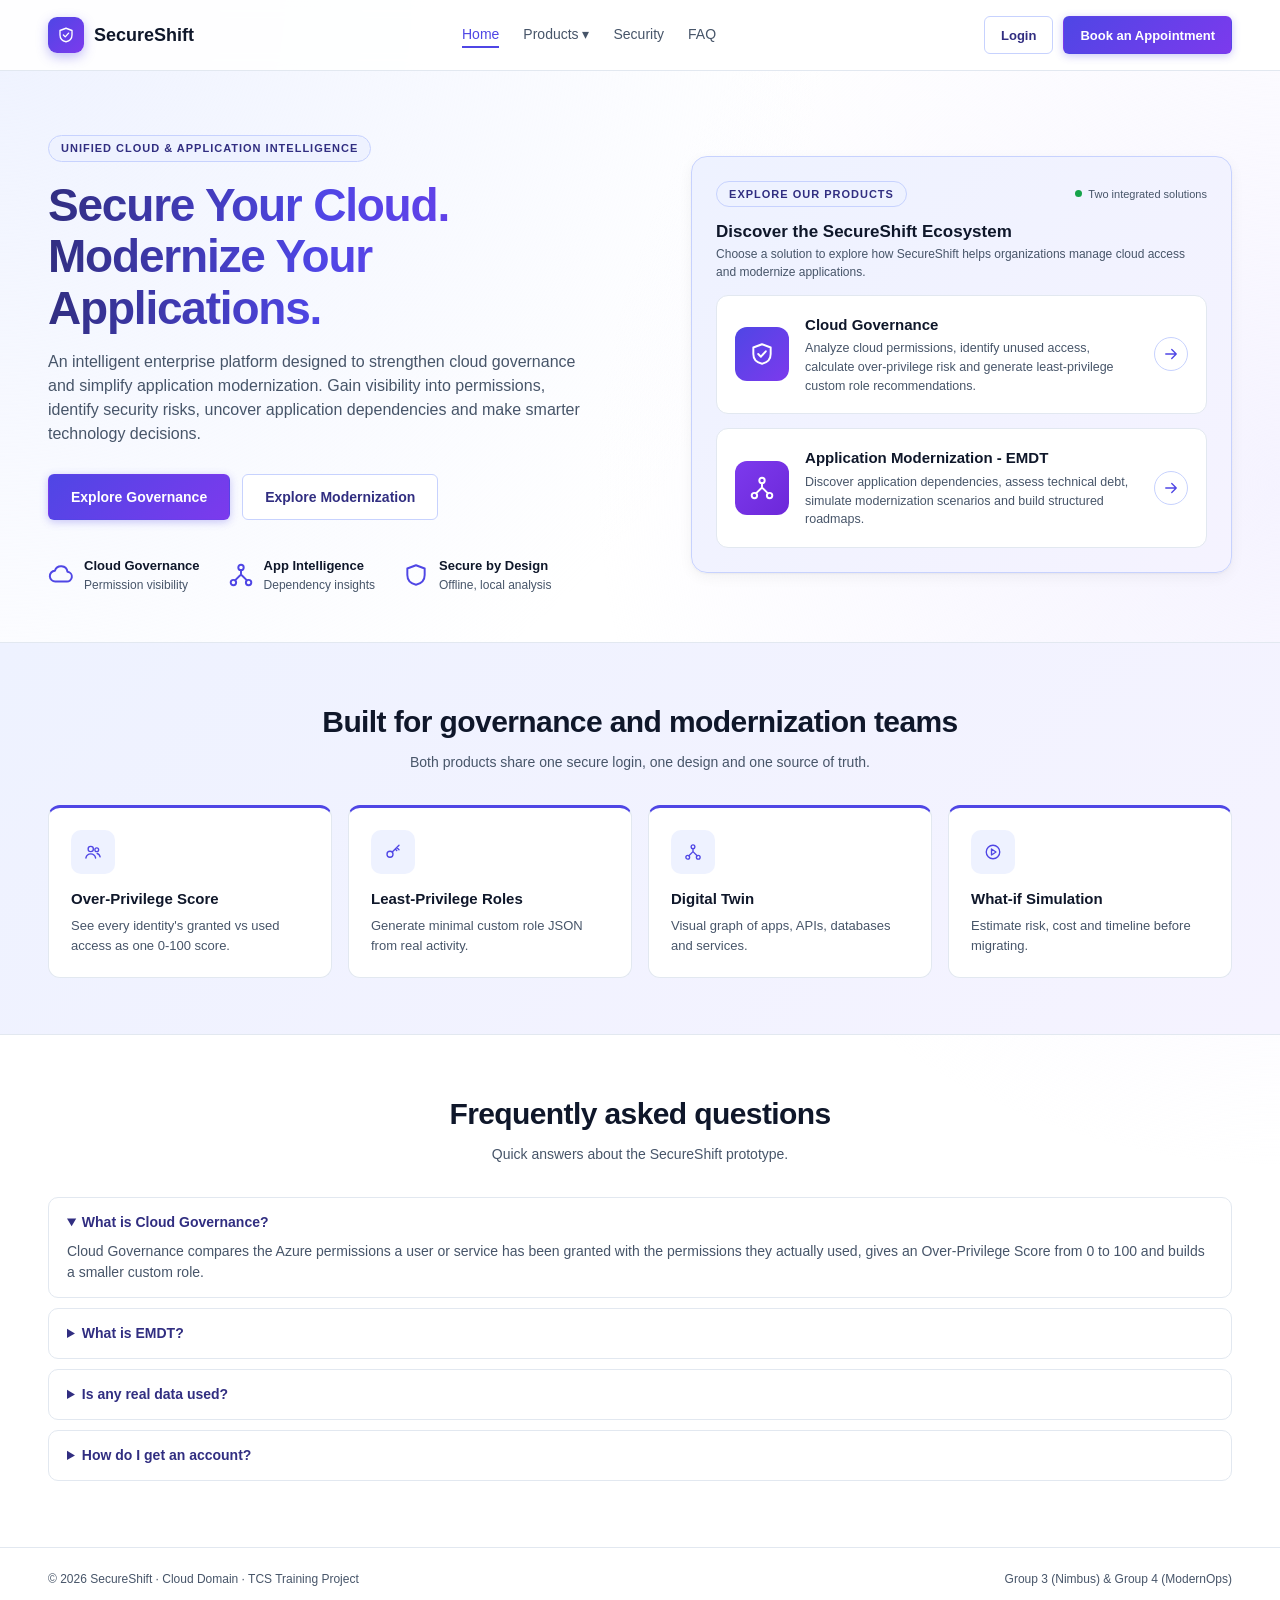
<file: index.html>
<!DOCTYPE html>
<html lang="en">
<head>
  <meta charset="UTF-8">
  <meta name="viewport" content="width=device-width, initial-scale=1.0">
  <title>SecureShift - Secure Your Cloud. Modernize Your Applications.</title>
  <link rel="stylesheet" href="css/base.css">
  <link rel="stylesheet" href="css/landing.css">
</head>
<body data-root="">
<div class="public">

  <!-- Top navigation -->
  <header class="pub-nav">
    <a class="brand-sm" href="index.html"><span class="brand-mark" id="logo-mark"></span>SecureShift</a>
    <nav class="pub-links">
      <a href="#home" class="active">Home</a>
      <div class="dd" id="products-dd">
        <button id="products-btn" aria-haspopup="true">Products &#9662;</button>
        <div class="dd-menu">
          <a href="login.html">Cloud Governance</a>
          <a href="login.html">Application Modernization - EMDT</a>
        </div>
      </div>
      <a href="#security">Security</a>
      <a href="#faq">FAQ</a>
    </nav>
    <div class="row">
      <a class="btn btn-outline" href="login.html" id="nav-login">Login</a>
      <button class="btn" id="btn-appointment">Book an Appointment</button>
    </div>
  </header>

  <!-- Hero -->
  <section class="hero" id="home">
    <div>
      <span class="eyebrow">Unified Cloud &amp; Application Intelligence</span>
      <h1>Secure Your Cloud.<br>Modernize Your Applications.</h1>
      <p class="lead">An intelligent enterprise platform designed to strengthen cloud governance and simplify application
        modernization. Gain visibility into permissions, identify security risks, uncover application dependencies and
        make smarter technology decisions.</p>
      <div class="hero-cta">
        <a class="btn" href="login.html" id="cta-governance">Explore Governance</a>
        <a class="btn btn-outline" href="login.html" id="cta-modernization">Explore Modernization</a>
      </div>
      <div class="trust" id="trust"></div>
    </div>

    <div class="eco">
      <div class="eco-head"><span class="eyebrow">Explore our products</span><span class="live">Two integrated solutions</span></div>
      <h2 style="margin-top:12px">Discover the SecureShift Ecosystem</h2>
      <p class="muted small">Choose a solution to explore how SecureShift helps organizations manage cloud access and modernize applications.</p>

      <a class="product-card" href="login.html" id="card-custom-role">
        <span class="pc-icon" data-icon="shieldCheck"></span>
        <div><h3>Cloud Governance</h3>
          <p>Analyze cloud permissions, identify unused access, calculate over-privilege risk and generate least-privilege custom role recommendations.</p></div>
        <span class="go" data-icon="arrowRight"></span>
      </a>
      <a class="product-card" href="login.html" id="card-emdt">
        <span class="pc-icon" data-icon="network"></span>
        <div><h3>Application Modernization - EMDT</h3>
          <p>Discover application dependencies, assess technical debt, simulate modernization scenarios and build structured roadmaps.</p></div>
        <span class="go" data-icon="arrowRight"></span>
      </a>
    </div>
  </section>

  <!-- Features -->
  <section class="band" id="security">
    <div class="section">
      <h2 class="big">Built for governance and modernization teams</h2>
      <p class="sub">Both products share one secure login, one design and one source of truth.</p>
      <div class="grid g-4" id="features"></div>
    </div>
  </section>

  <!-- FAQ -->
  <section class="section faq" id="faq">
    <h2 class="big">Frequently asked questions</h2>
    <p class="sub">Quick answers about the SecureShift prototype.</p>
    <details open><summary>What is Cloud Governance?</summary><p>Cloud Governance compares the Azure permissions a user or service has been granted with the permissions they actually used, gives an Over-Privilege Score from 0 to 100 and builds a smaller custom role.</p></details>
    <details><summary>What is EMDT?</summary><p>EMDT (Enterprise Modernization Digital Twin) models applications, APIs, databases and their links, so teams can simulate a modernization before spending money.</p></details>
    <details><summary>Is any real data used?</summary><p>No. Sprint 1 is a front-end prototype. All data is hardcoded sample data.</p></details>
    <details><summary>How do I get an account?</summary><p>Accounts are created by the SecureShift Super Admin. The Super Admin gives you your login details directly, and after login you land on the dashboard for your role.</p></details>
  </section>

  <footer class="pub-footer">
    <span>© 2026 SecureShift · Cloud Domain · TCS Training Project</span>
    <span>Group 3 (Nimbus) &amp; Group 4 (ModernOps)</span>
  </footer>
</div>

<script src="js/common/core.js"></script>
<script src="js/common/ui.js"></script>
<script src="js/pages/landing.js"></script>
</body>
</html>
</file>
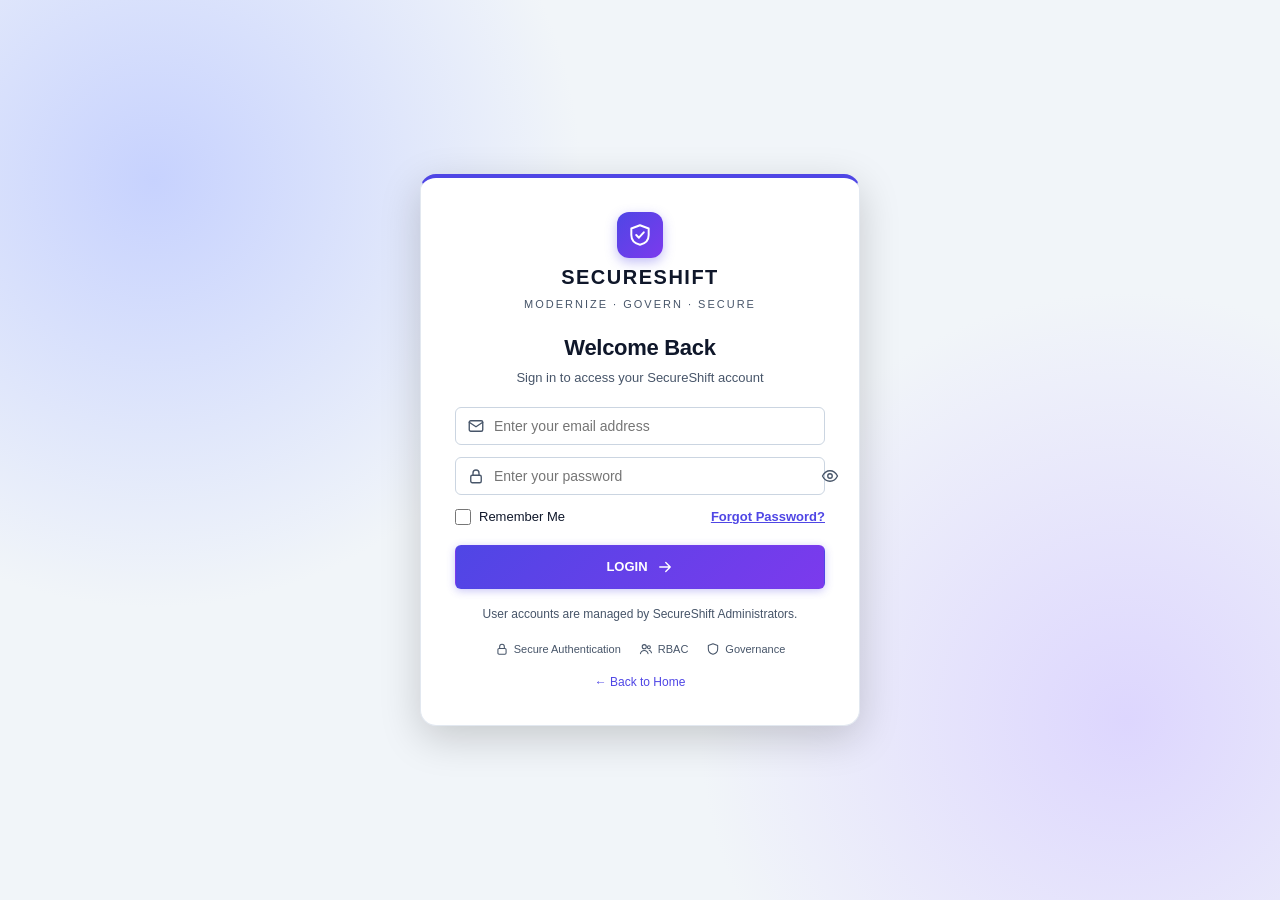
<file: login.html>
<!DOCTYPE html>
<html lang="en">
<head>
  <meta charset="UTF-8">
  <meta name="viewport" content="width=device-width, initial-scale=1.0">
  <title>Login - SecureShift</title>
  <link rel="stylesheet" href="css/base.css">
  <link rel="stylesheet" href="css/landing.css">
</head>
<body data-root="">
<div class="public">
  <div class="auth-wrap">
    <div class="auth-card">
      <div class="auth-logo">
        <span class="brand-mark" id="logo-mark"></span>
        <b>SECURESHIFT</b>
        <span>Modernize · Govern · Secure</span>
      </div>

      <h1>Welcome Back</h1>
      <p class="sub">Sign in to access your SecureShift account</p>

      <div id="login-alert"></div>

      <form id="login-form" novalidate>
        <div class="field">
          <div class="input-icon">
            <span id="ic-mail"></span>
            <input class="input" type="email" id="email" placeholder="Enter your email address" autocomplete="username">
          </div>
        </div>
        <div class="field" style="margin-top:12px">
          <div class="input-icon" style="position:relative">
            <span id="ic-lock"></span>
            <input class="input" type="password" id="password" placeholder="Enter your password" autocomplete="current-password" style="padding-right:40px">
            <button type="button" class="pw-toggle" id="pw-toggle" aria-label="Show password"></button>
          </div>
        </div>
        <div class="auth-row">
          <label class="check"><input type="checkbox" id="remember"> Remember Me</label>
          <button type="button" class="link-btn" id="forgot">Forgot Password?</button>
        </div>
        <button class="btn btn-block" type="submit" id="btn-login" style="height:44px">LOGIN <span id="ic-arrow"></span></button>
      </form>

      <p class="center small muted mt">User accounts are managed by SecureShift Administrators.</p>
      <div class="auth-foot" id="auth-foot"></div>
      <p class="center small mt"><a href="index.html" id="back-home">&larr; Back to Home</a></p>
    </div>
  </div>
</div>

<script src="js/common/core.js"></script>
<script src="js/common/ui.js"></script>
<script src="js/data/users.js"></script>
<script src="js/pages/login.js"></script>
</body>
</html>
</file>
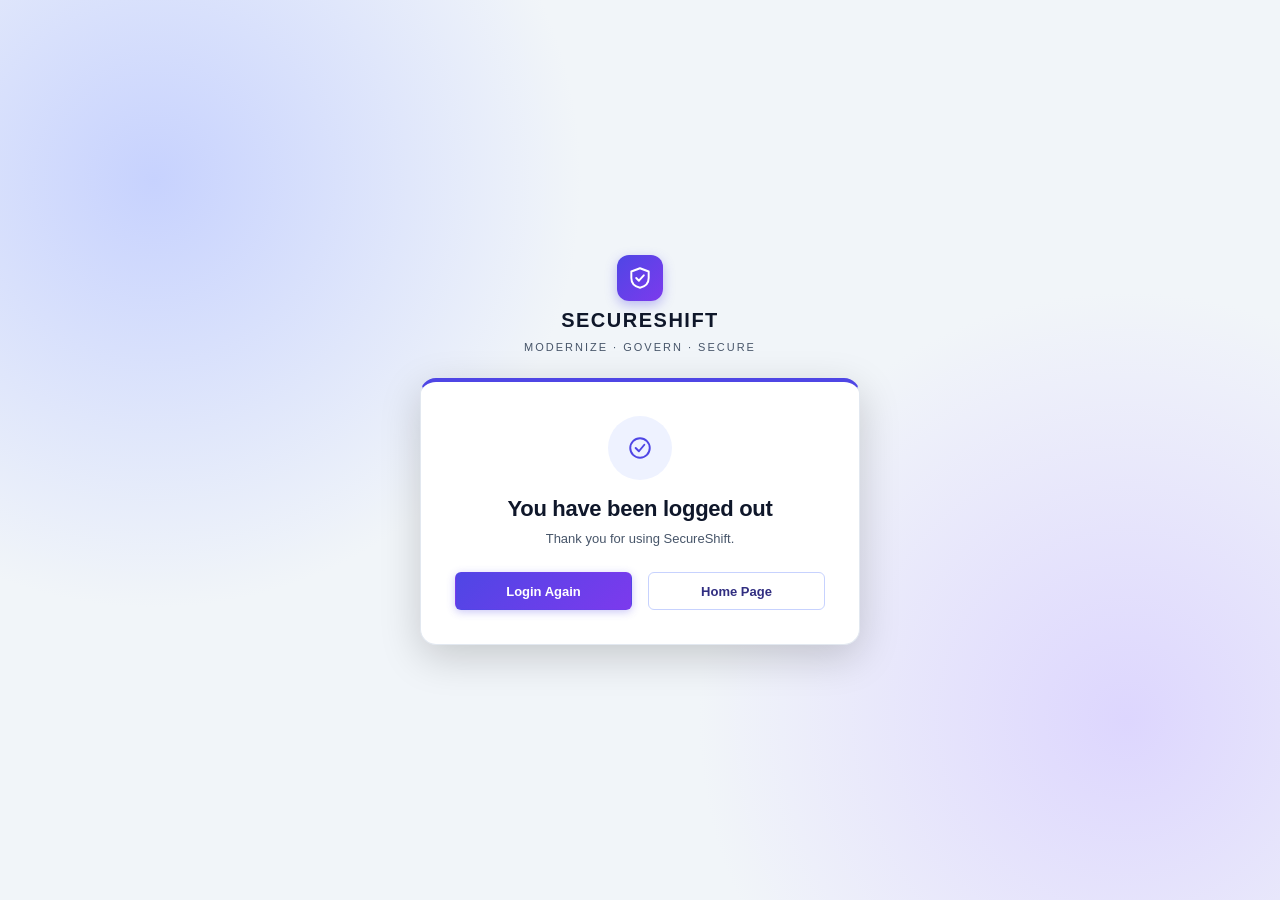
<file: logout.html>
<!DOCTYPE html>
<html lang="en">
<head>
  <meta charset="UTF-8">
  <meta name="viewport" content="width=device-width, initial-scale=1.0">
  <title>Logout - SecureShift</title>
  <link rel="stylesheet" href="css/base.css">
  <link rel="stylesheet" href="css/landing.css">
</head>
<body data-root="">
<div class="public">
  <div class="auth-wrap">
    <div style="width:100%;max-width:440px">
      <div class="auth-logo" style="margin-bottom:22px">
        <span class="brand-mark" id="logo-mark"></span>
        <b>SECURESHIFT</b>
        <span>Modernize · Govern · Secure</span>
      </div>

      <!-- Step 1: confirm -->
      <div class="auth-card center" id="confirm-box">
        <div class="modal-icon" id="ic-logout" style="width:64px;height:64px"></div>
        <h1>Confirm Logout</h1>
        <p class="sub" id="who">Are you sure you want to logout from your SecureShift account?</p>
        <p class="small muted">Your current session will be securely terminated and you will be redirected to the login page.</p>
        <div class="grid g-2 mt-lg">
          <button class="btn" id="btn-logout">Logout</button>
          <button class="btn btn-outline" id="btn-cancel">Cancel</button>
        </div>
      </div>

      <!-- Step 2: done -->
      <div class="auth-card center hidden" id="done-box">
        <div class="modal-icon" id="ic-done" style="width:64px;height:64px"></div>
        <h1>You have been logged out</h1>
        <p class="sub">Thank you for using SecureShift.</p>
        <div class="grid g-2 mt-lg">
          <a class="btn" href="login.html" id="btn-login-again">Login Again</a>
          <a class="btn btn-outline" href="index.html" id="btn-home">Home Page</a>
        </div>
      </div>
    </div>
  </div>
</div>

<script src="js/common/core.js"></script>
<script src="js/pages/logout.js"></script>
</body>
</html>
</file>
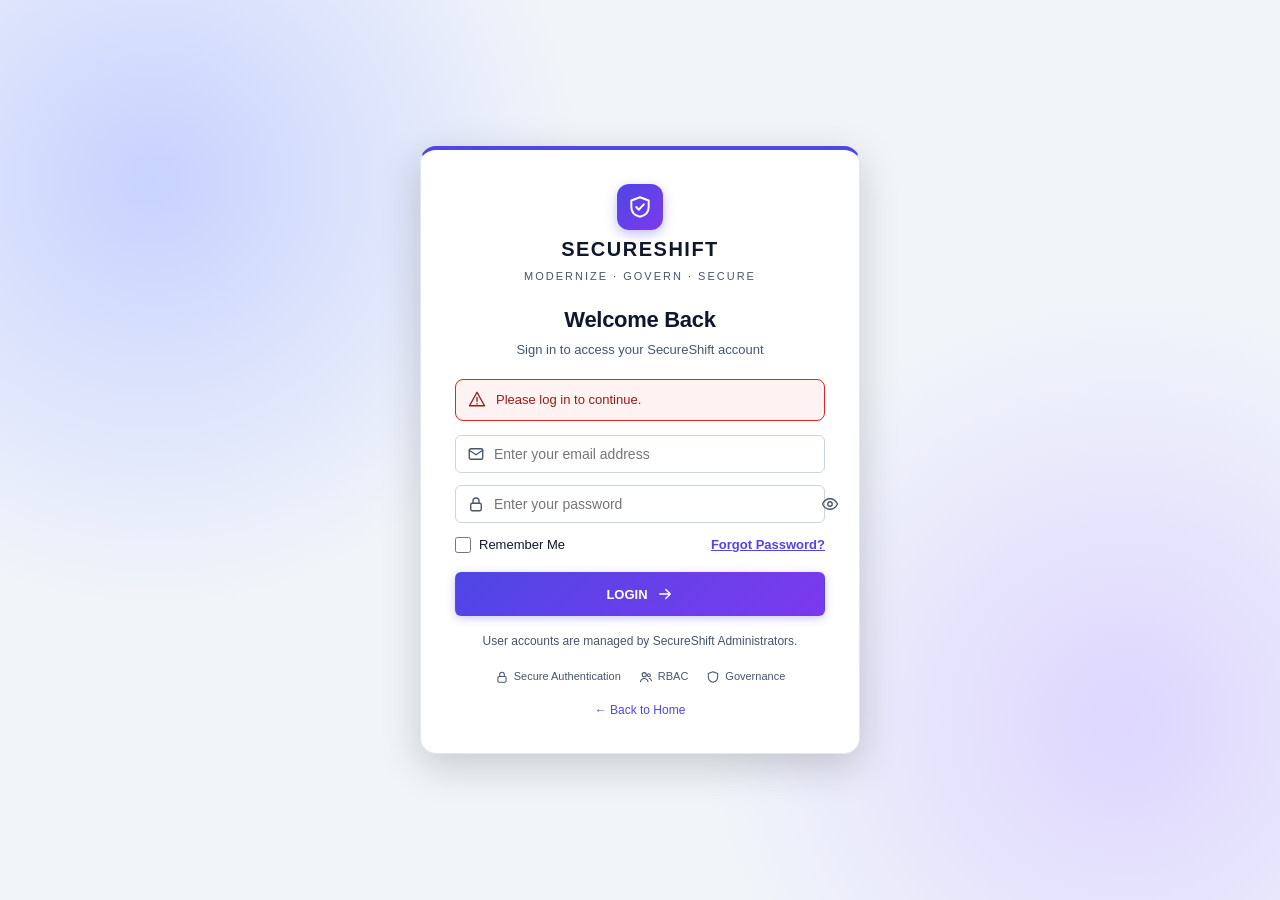
<file: profile.html>
<!DOCTYPE html>
<html lang="en">
<head>
  <meta charset="UTF-8">
  <meta name="viewport" content="width=device-width, initial-scale=1.0">
  <title>Profile &amp; Settings - SecureShift</title>
  <link rel="stylesheet" href="css/base.css">
  <link rel="stylesheet" href="css/layout.css">
</head>
<body data-root="" data-product="any" data-page="profile">

<main id="page" hidden>
  <div class="page-head">
    <div>
      <div class="crumbs"><a href="#" id="crumb-home">Home</a> / Profile</div>
      <h1>Profile &amp; Settings</h1>
      <p id="profile-sub">Manage your account details and password.</p>
    </div>
  </div>

  <div class="grid g-1-2">
    <div class="card center">
      <div class="avatar" id="p-avatar" style="width:84px;height:84px;font-size:28px;margin:6px auto 12px;border-width:2px"></div>
      <h2 id="p-name"></h2>
      <p class="muted" id="p-email"></p>
      <div class="mt"><span class="badge badge-solid" id="p-role"></span></div>
      <dl class="kv mt-lg" style="text-align:left">
        <dt>Product</dt><dd id="p-product"></dd>
        <dt>User ID</dt><dd id="p-id"></dd>
        <dt>Logged in at</dt><dd id="p-login"></dd>
      </dl>
    </div>

    <div class="card">
      <div class="tabs" role="tablist">
        <button data-tab="details" class="active">Profile Details</button>
        <button data-tab="password">Change Password</button>
        <button data-tab="notifications" data-gov-only>Notifications</button>
        <button data-tab="activity" data-gov-only>Activity</button>
      </div>

      <!-- Details -->
      <section data-panel="details">
        <form id="form-details" class="form-grid" novalidate>
          <div class="field"><label>Full Name <span class="req">*</span></label><input class="input" id="d-name"></div>
          <div class="field"><label>Email</label><input class="input" id="d-email" disabled></div>
          <div class="field"><label>Phone <span class="req">*</span></label><input class="input" id="d-phone" placeholder="10 digit number"></div>
          <div class="field"><label>Department <span class="req">*</span></label><input class="input" id="d-dept" maxlength="150"></div>
          <div class="full row" style="justify-content:flex-end"><button class="btn" type="submit" id="btn-save-details">Save Changes</button></div>
        </form>
      </section>

      <!-- Password -->
      <section data-panel="password" class="hidden">
        <form id="form-password" class="form-grid" novalidate>
          <div class="field full"><label>Current Password <span class="req">*</span></label><input class="input" type="password" id="pw-current"></div>
          <div class="field"><label>New Password <span class="req">*</span></label><input class="input" type="password" id="pw-new"></div>
          <div class="field"><label>Confirm New Password <span class="req">*</span></label><input class="input" type="password" id="pw-confirm"></div>
          <p class="full small muted">Minimum 8 characters with an uppercase letter, a lowercase letter, a number and a special character.</p>
          <div class="full row" style="justify-content:flex-end"><button class="btn" type="submit" id="btn-change-pw">Update Password</button></div>
        </form>
      </section>

      <!-- Notifications -->
      <section data-panel="notifications" class="hidden">
        <div id="notif-settings" style="display:flex;flex-direction:column;gap:14px"></div>
        <div class="row mt-lg" style="justify-content:flex-end"><button class="btn" id="btn-save-notif">Save Preferences</button></div>
      </section>

      <!-- Activity -->
      <section data-panel="activity" class="hidden">
        <div id="activity-table"></div>
      </section>
    </div>
  </div>
</main>

<script src="js/common/core.js"></script>
<script src="js/common/ui.js"></script>
<script src="js/data/users.js"></script>
<script src="js/data/governance-data.js"></script>
<script src="js/data/emdt-data.js"></script>
<script src="js/data/emdt-calc.js"></script>
<script src="js/common/shell.js"></script>
<script src="js/pages/profile.js"></script>
</body>
</html>
</file>
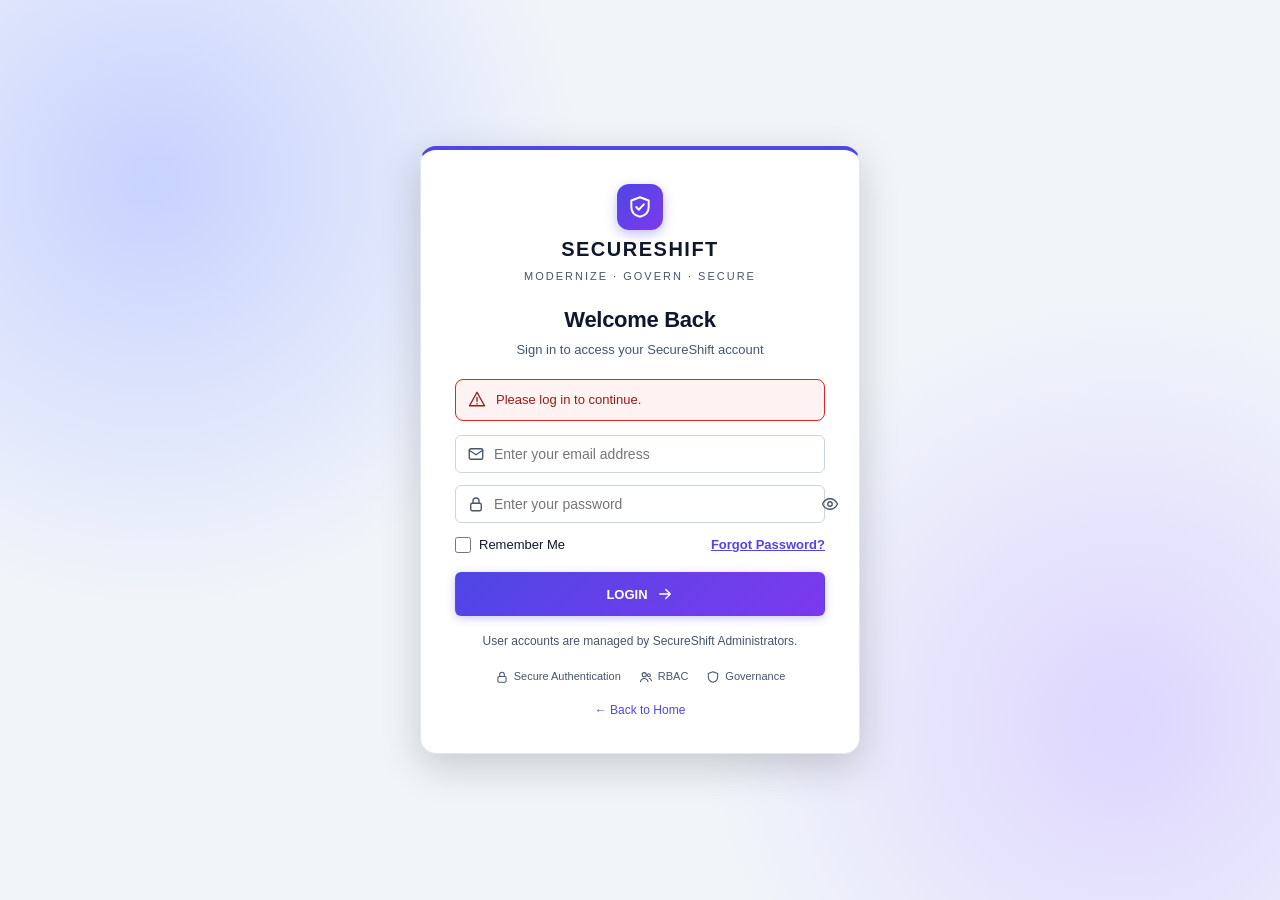
<file: governance/analysis.html>
<!DOCTYPE html>
<html lang="en">
<head>
  <meta charset="UTF-8">
  <meta name="viewport" content="width=device-width, initial-scale=1.0">
  <title>Analysis Wizard - Governance - SecureShift</title>
  <link rel="stylesheet" href="../css/base.css">
  <link rel="stylesheet" href="../css/layout.css">
  <link rel="stylesheet" href="css/governance.css">
</head>
<body data-root="../" data-product="governance" data-page="analysis">

<main id="page" hidden>
  <div class="page-head">
    <div>
      <h1>Access Analysis Wizard</h1>
      <p>Analyse granted vs used permissions in 4 streamlined stages.</p>
    </div>
    <div class="page-actions"><button class="btn btn-outline" id="btn-previous">View Previous Analyses</button></div>
  </div>

  <div class="stepper" id="stepper">
    <div class="step" data-step="1"><span class="dot">1</span><span class="label">Upload Inputs</span></div>
    <div class="step" data-step="2"><span class="dot">2</span><span class="label">Validate Data</span></div>
    <div class="step" data-step="3"><span class="dot">3</span><span class="label">Run Analysis</span></div>
    <div class="step" data-step="4"><span class="dot">4</span><span class="label">Results</span></div>
  </div>

  <!-- STEP 1 -->
  <section class="card" data-panel="1">
    <h2>Step 1: Upload Input Files</h2>
    <p class="muted small">Upload the required JSON files to begin the access analysis.</p>
    <div class="grid g-3 mt" id="uploads"></div>
    <div class="block-grey mt">
      <div class="row-between wrap"><b class="row"><span data-i="clock"></span>Analysis Period</b><span class="small muted" id="period-summary"></span></div>
      <div class="grid g-4 mt">
        <div class="field"><label>Company</label><select class="select" id="company"></select></div>
        <div class="field"><label>Period</label>
          <select class="select" id="period"><option value="30">Last 30 days</option><option value="60">Last 60 days</option><option value="90" selected>Last 90 days</option><option value="custom">Custom range</option></select></div>
        <div class="field"><label>From <span class="req">*</span></label><input class="input" type="date" id="p-from"></div>
        <div class="field"><label>To <span class="req">*</span></label><input class="input" type="date" id="p-to"></div>
      </div>
      <p class="small muted mt">Only Activity Log events inside this fixed period are analysed. Allowed length: 7 to 180 days, ending today or earlier.</p>
    </div>
    <p class="small muted mt row" style="gap:6px"><span data-i="lock"></span>All files are processed locally. No data leaves this machine.</p>
    <div class="row-between mt-lg">
      <button class="btn btn-outline" id="btn-cancel-1">Cancel</button>
      <button class="btn" id="btn-next-1" disabled>Next: Validate Data &rarr;</button>
    </div>
  </section>

  <!-- STEP 2 -->
  <section class="card hidden" data-panel="2">
    <h2>Step 2: Validate Data</h2>
    <p class="muted small">We check that every file has the right structure before analysing.</p>
    <div class="checks mt" id="checks"></div>
    <div class="row-between mt-lg">
      <button class="btn btn-outline" id="btn-back-2">&larr; Back</button>
      <button class="btn" id="btn-next-2" disabled>Next: Run Analysis &rarr;</button>
    </div>
  </section>

  <!-- STEP 3 -->
  <section class="card hidden" data-panel="3">
    <h2>Step 3: Run Analysis</h2>
    <p class="muted small">Comparing granted permissions with observed Activity Log events.</p>
    <div class="progress mt-lg"><div class="progress-fill" id="progress-fill"></div></div>
    <div class="row-between small mt"><span id="progress-text">Starting...</span><b id="progress-pct">0%</b></div>
    <div class="checks mt" id="stages"></div>
  </section>

  <!-- STEP 4 -->
  <section class="card hidden center" data-panel="4" style="padding:36px">
    <div class="modal-icon" data-i="checkCircle" style="width:64px;height:64px"></div>
    <h1 style="font-size:22px">Analysis Complete!</h1>
    <p class="muted">Your results are ready for review.</p>
    <div class="summary-box mt-lg">
      <dl class="kv">
        <dt>Analysis ID</dt><dd id="r-id"></dd>
        <dt>Completed</dt><dd id="r-date"></dd>
        <dt>Company</dt><dd id="r-company"></dd>
        <dt>Analysis Period</dt><dd id="r-period"></dd>
        <dt>Status</dt><dd><span class="badge badge-solid">Complete</span></dd>
      </dl>
      <dl class="kv">
        <dt>Identities Analysed</dt><dd id="r-ids"></dd>
        <dt>Average Score</dt><dd id="r-avg"></dd>
        <dt>High-Risk Unused</dt><dd id="r-risk"></dd>
        <dt>Roles Generated</dt><dd id="r-roles"></dd>
      </dl>
    </div>
    <div class="row mt-lg" style="justify-content:center">
      <a class="btn" href="identities.html" id="btn-view-identities"><span data-i="search"></span>View Identities</a>
      <a class="btn btn-outline" href="dashboard.html" id="btn-return"><span data-i="home"></span>Return to Dashboard</a>
      <button class="btn btn-outline" id="btn-again"><span data-i="refresh"></span>Run Another</button>
    </div>
  </section>
</main>

<script src="../js/common/core.js"></script>
<script src="../js/common/ui.js"></script>
<script src="../js/data/users.js"></script>
<script src="../js/data/governance-data.js"></script>
<script src="../js/common/shell.js"></script>
<script src="js/analysis.js"></script>
</body>
</html>
</file>
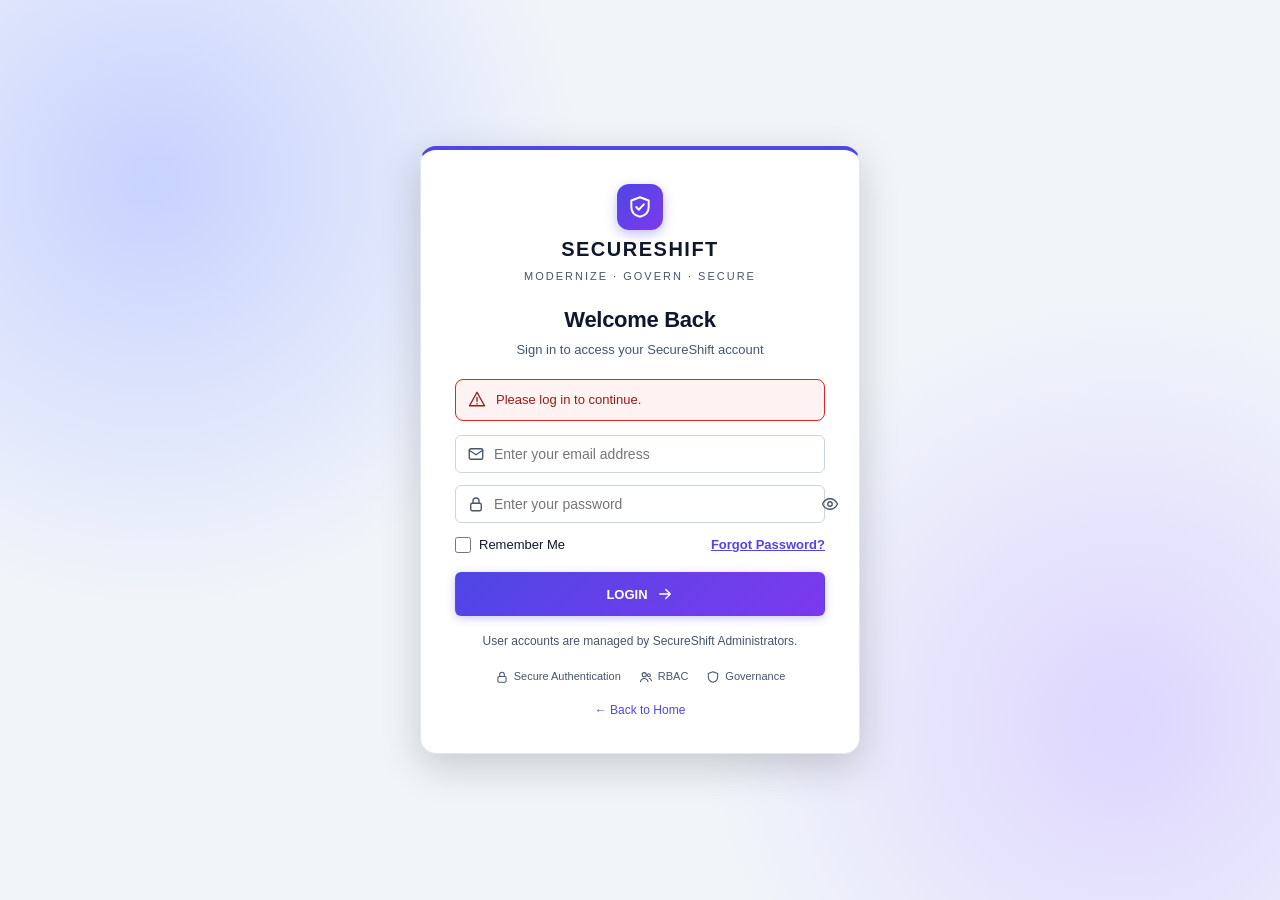
<file: governance/companies.html>
<!DOCTYPE html>
<html lang="en">
<head>
  <meta charset="UTF-8">
  <meta name="viewport" content="width=device-width, initial-scale=1.0">
  <title>Companies - Governance - SecureShift</title>
  <link rel="stylesheet" href="../css/base.css">
  <link rel="stylesheet" href="../css/layout.css">
  <link rel="stylesheet" href="css/governance.css">
</head>
<body data-root="../" data-product="governance" data-page="companies">

<main id="page" hidden>
  <div class="page-head">
    <div>
      <h1>Companies</h1>
      <p id="c-sub">Companies analysed in this workspace</p>
    </div>
    <div class="page-actions"><button class="btn" id="btn-add"><span data-i="plus"></span>Add Company Data</button></div>
  </div>

  <div class="card">
    <div class="filters">
      <div class="field grow"><label>Search</label>
        <div class="input-icon"><span data-i="search"></span><input class="input" id="f-search" placeholder="Search company"></div></div>
      <div class="field"><label>Risk Level</label><select class="select" id="f-risk"><option value="">All</option><option>HIGH</option><option>MEDIUM</option><option>LOW</option></select></div>
    </div>
    <div id="c-table"></div>
  </div>
</main>

<script src="../js/common/core.js"></script>
<script src="../js/common/ui.js"></script>
<script src="../js/data/users.js"></script>
<script src="../js/data/governance-data.js"></script>
<script src="../js/common/shell.js"></script>
<script src="js/companies.js"></script>
</body>
</html>
</file>
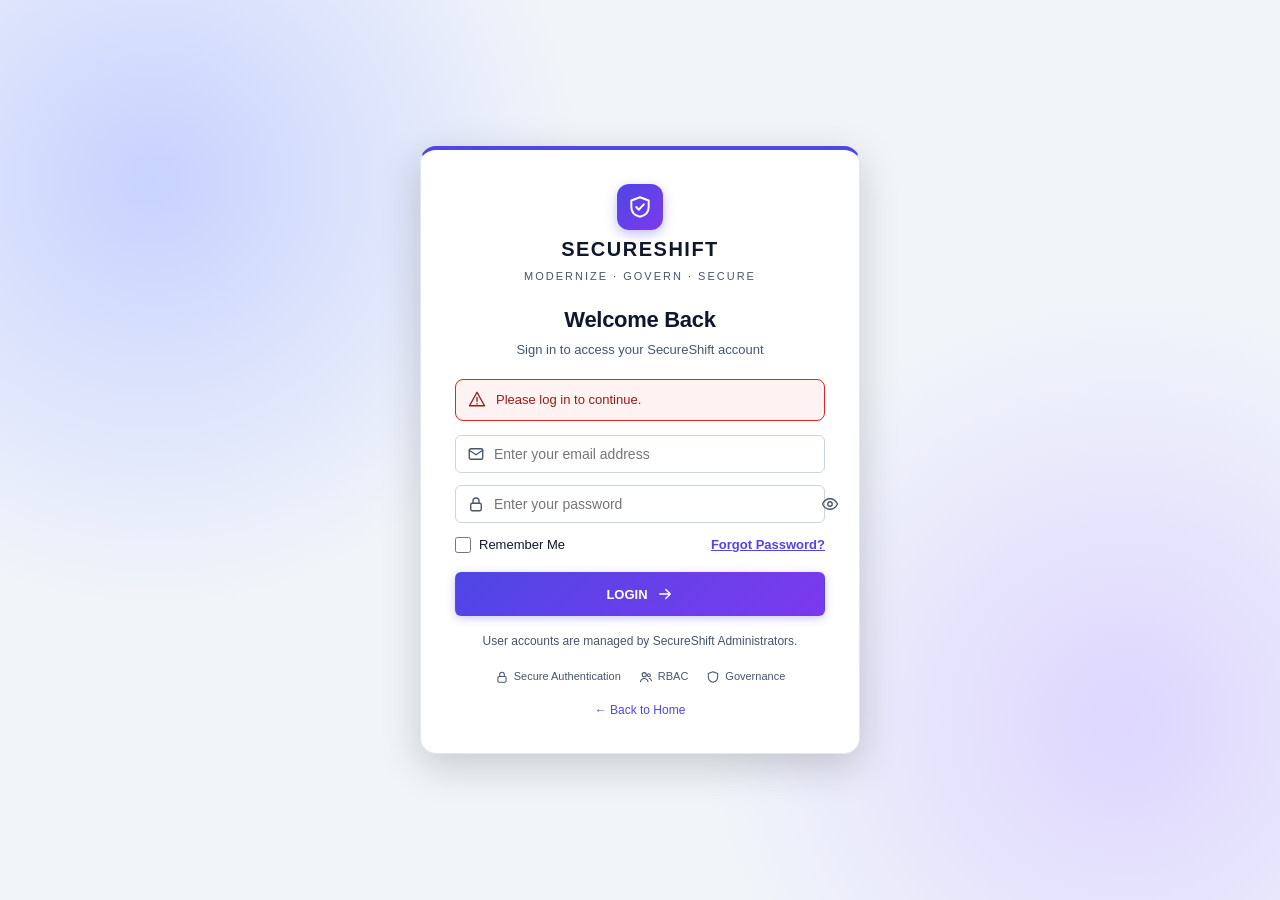
<file: governance/dashboard.html>
<!DOCTYPE html>
<html lang="en">
<head>
  <meta charset="UTF-8">
  <meta name="viewport" content="width=device-width, initial-scale=1.0">
  <title>Dashboard - Governance - SecureShift</title>
  <link rel="stylesheet" href="../css/base.css">
  <link rel="stylesheet" href="../css/layout.css">
</head>
<body data-root="../" data-product="governance" data-page="dashboard">

<main id="page" hidden>
  <div class="page-head">
    <div>
      <h1 id="welcome">Welcome back</h1>
      <p>Overview of your identities, over-privilege scores and pending reviews</p>
    </div>
    <div class="page-actions">
      <a class="btn" href="analysis.html" id="btn-new-analysis"><span data-i="wand"></span>Start New Analysis</a>
    </div>
  </div>

  <div class="card row" style="gap:14px" id="status-card">
    <span data-i="checkCircle" class="ic-lg"></span>
    <div style="flex:1"><b id="status-title"></b><div class="muted small" id="status-sub"></div></div>
    <a class="btn btn-outline btn-sm" href="reports.html" id="btn-status-report">View Report</a>
  </div>

  <div class="grid g-4 mt">
    <div class="card stat"><div class="stat-icon" data-i="users"></div><div>
      <div class="stat-label">Total Identities</div><div class="stat-value" id="k-total">128</div>
      <div class="stat-foot"><a href="identities.html" id="lnk-identities">View identities &rarr;</a></div></div></div>
    <div class="card stat"><div class="stat-icon" data-i="target"></div><div>
      <div class="stat-label">Average Over-Privilege Score</div><div class="stat-value" id="k-avg">54</div>
      <div class="stat-foot">Across all identities</div></div></div>
    <div class="card stat"><div class="stat-icon" data-i="alert"></div><div>
      <div class="stat-label">High-Risk Unused Permissions</div><div class="stat-value" id="k-risk">37</div>
      <div class="stat-foot"><a href="findings.html" id="lnk-findings">View findings &rarr;</a></div></div></div>
    <div class="card stat"><div class="stat-icon" data-i="key"></div><div>
      <div class="stat-label">Roles Pending Review</div><div class="stat-value" id="k-pending-roles">4</div>
      <div class="stat-foot"><a href="roles.html" id="lnk-roles">Review roles &rarr;</a></div></div></div>
  </div>

  <div class="grid g-2-1 mt">
    <div class="card">
      <div class="card-head">
        <div><h2>Average Over-Privilege Score Trend</h2><div class="card-sub">Lower is better. Goal: below 40</div></div>
        <select class="select" id="trend-range" style="width:160px">
          <option value="6">Last 6 Months</option>
          <option value="12">Last 12 Months</option>
        </select>
      </div>
      <div id="trend-chart"></div>
    </div>
    <div class="card">
      <div class="card-head"><h2>Risk Distribution</h2></div>
      <div id="risk-donut"></div>
      <div class="mt" style="border-top:1px solid var(--line-soft);padding-top:14px">
        <div class="row-between small"><span class="muted">Analysis period</span><b id="k-period"></b></div>
        <a class="btn btn-outline btn-block mt" href="roles.html" id="btn-review-roles">Review Generated Roles</a>
      </div>
    </div>
  </div>

  <div class="card mt">
    <div class="card-head">
      <h2>Top Over-Privileged Identities</h2>
      <a class="btn btn-outline btn-sm" href="identities.html" id="btn-all-identities">View All</a>
    </div>
    <div id="top-table"></div>
  </div>
</main>

<script src="../js/common/core.js"></script>
<script src="../js/common/ui.js"></script>
<script src="../js/data/users.js"></script>
<script src="../js/data/governance-data.js"></script>
<script src="../js/common/shell.js"></script>
<script src="js/dashboard.js"></script>
</body>
</html>
</file>
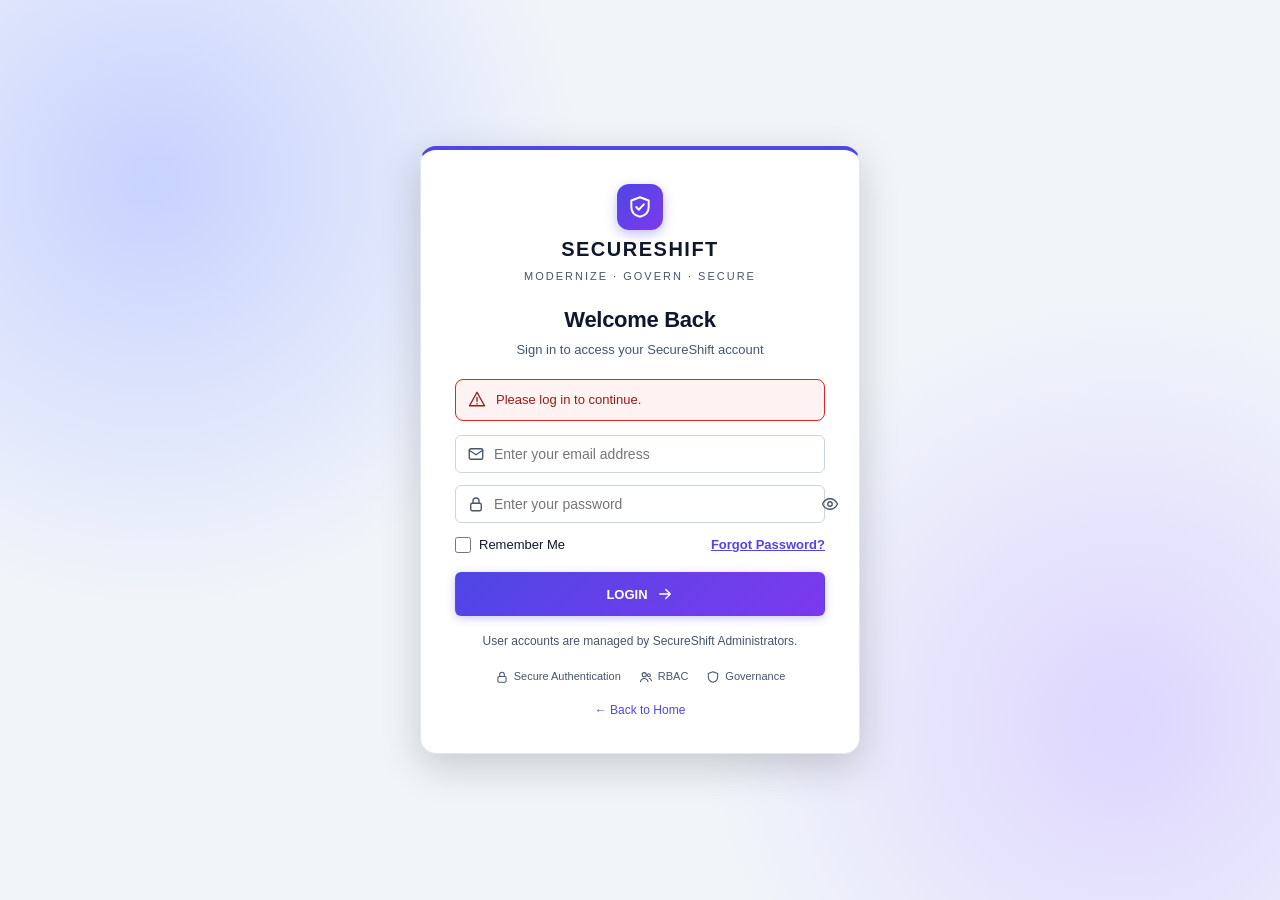
<file: governance/findings.html>
<!DOCTYPE html>
<html lang="en">
<head>
  <meta charset="UTF-8">
  <meta name="viewport" content="width=device-width, initial-scale=1.0">
  <title>High-Risk Findings - Governance - SecureShift</title>
  <link rel="stylesheet" href="../css/base.css">
  <link rel="stylesheet" href="../css/layout.css">
  <link rel="stylesheet" href="css/governance.css">
</head>
<body data-root="../" data-product="governance" data-page="findings">

<main id="page" hidden>
  <div class="page-head">
    <div>
      <h1>High-Risk Unused Permissions</h1>
      <p>Dangerous permissions that were granted but never used</p>
    </div>
    <div class="page-actions"><button class="btn" id="btn-export"><span data-i="download"></span>Export Findings</button></div>
  </div>

  <div class="grid g-5" id="summary-cards"></div>

  <div class="card mt">
    <div class="filters">
      <div class="field"><label>Category</label>
        <select class="select" id="f-category"><option value="">All</option><option>Delete</option><option>Network</option><option>Key Vault</option><option>Role Assignment</option></select></div>
      <div class="field"><label>Identity</label><select class="select" id="f-identity"><option value="">All</option></select></div>
      <div class="field"><label>Severity</label>
        <select class="select" id="f-severity"><option value="">All</option><option>HIGH</option><option>MEDIUM</option></select></div>
      <button class="btn btn-outline" id="btn-clear">Clear</button>
    </div>
    <div id="f-table"></div>
  </div>
</main>

<script src="../js/common/core.js"></script>
<script src="../js/common/ui.js"></script>
<script src="../js/data/users.js"></script>
<script src="../js/data/governance-data.js"></script>
<script src="../js/common/shell.js"></script>
<script src="js/findings.js"></script>
</body>
</html>
</file>
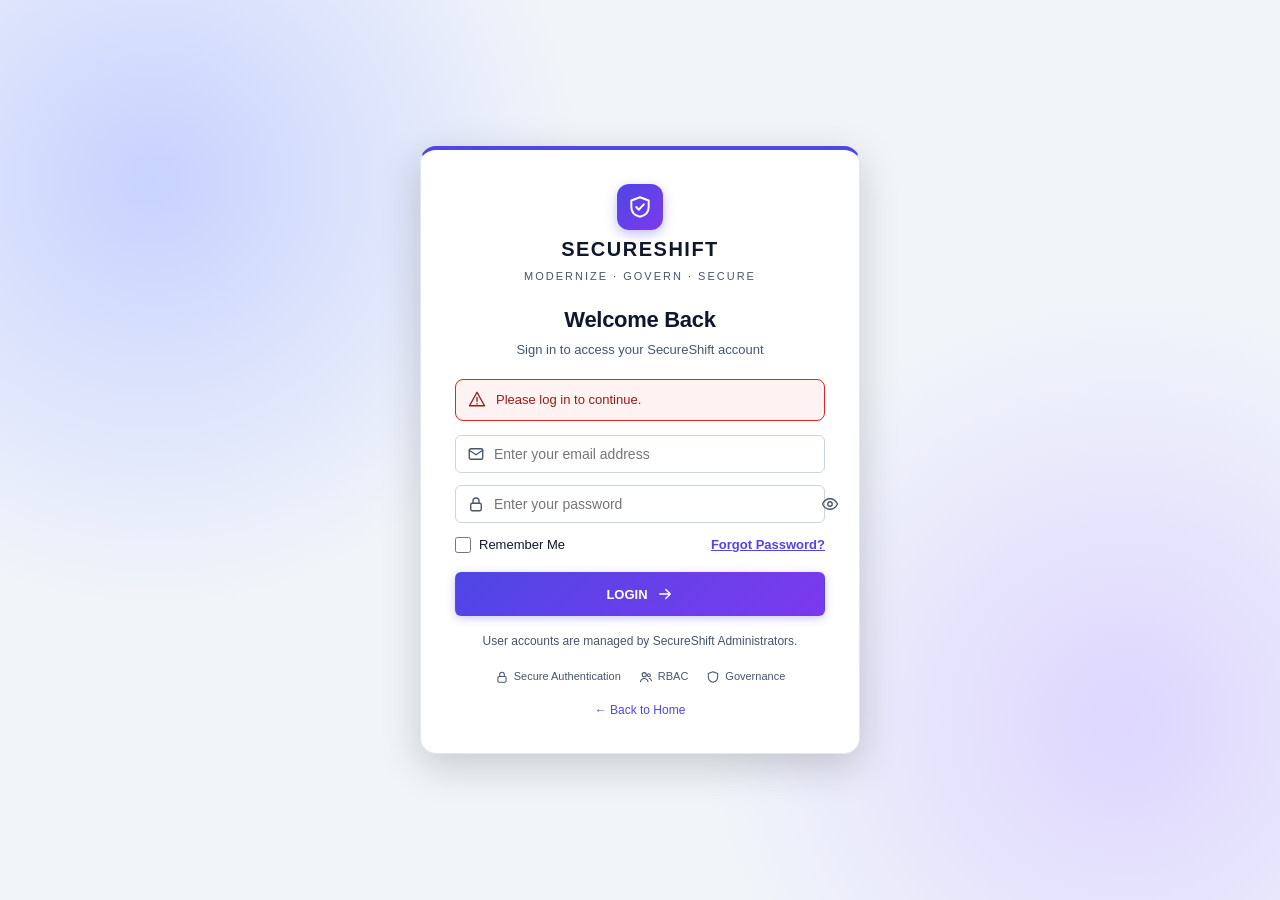
<file: governance/identities.html>
<!DOCTYPE html>
<html lang="en">
<head>
  <meta charset="UTF-8">
  <meta name="viewport" content="width=device-width, initial-scale=1.0">
  <title>Identities - Governance - SecureShift</title>
  <link rel="stylesheet" href="../css/base.css">
  <link rel="stylesheet" href="../css/layout.css">
  <link rel="stylesheet" href="css/governance.css">
</head>
<body data-root="../" data-product="governance" data-page="identities">

<main id="page" hidden>
  <div class="page-head">
    <div>
      <h1>Identities and Over-Privilege Scores</h1>
      <p>Review granted vs used access for every identity</p>
    </div>
  </div>

  <div class="card">
    <div class="filters">
      <div class="field grow"><label>Search</label>
        <div class="input-icon"><span data-i="search"></span><input class="input" id="f-search" placeholder="Search by name or user name"></div></div>
      <div class="field"><label>Company</label><select class="select" id="f-company"></select></div>
      <div class="field"><label>Type</label>
        <select class="select" id="f-type"><option value="">All</option><option>User</option><option>Service Principal</option><option>Managed Identity</option></select></div>
      <div class="field"><label>Score</label>
        <select class="select" id="f-score"><option value="">All</option><option value="HIGH">High (70-100)</option><option value="MEDIUM">Medium (40-69)</option><option value="LOW">Low (0-39)</option></select></div>
      <button class="btn btn-outline" id="btn-clear">Clear</button>
      <button class="btn btn-outline" id="btn-export"><span data-i="download"></span>Export</button>
    </div>
    <div id="id-table"></div>
  </div>
</main>

<script src="../js/common/core.js"></script>
<script src="../js/common/ui.js"></script>
<script src="../js/data/users.js"></script>
<script src="../js/data/governance-data.js"></script>
<script src="../js/common/shell.js"></script>
<script src="js/identities.js"></script>
</body>
</html>
</file>
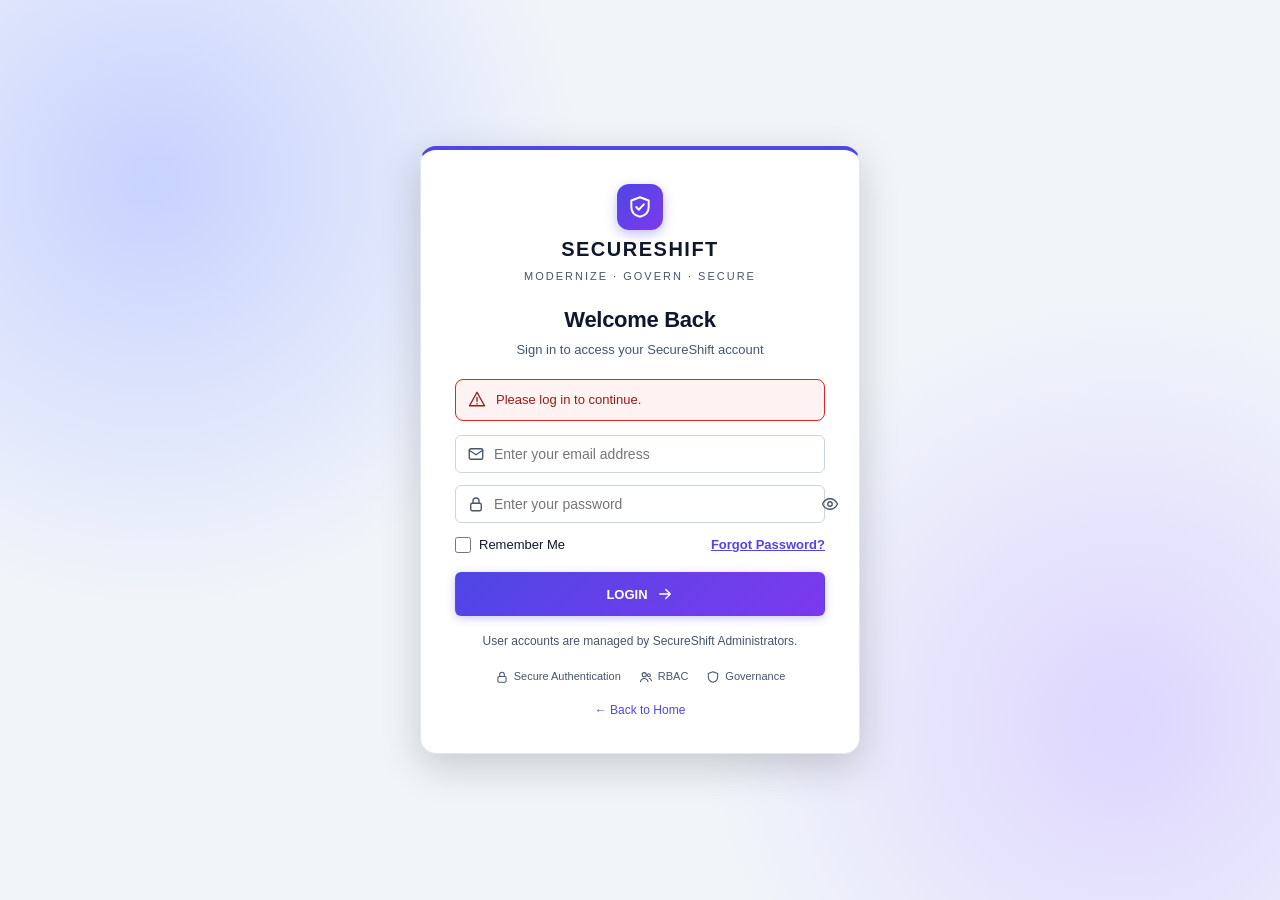
<file: governance/identity-detail.html>
<!DOCTYPE html>
<html lang="en">
<head>
  <meta charset="UTF-8">
  <meta name="viewport" content="width=device-width, initial-scale=1.0">
  <title>Identity Detail - Governance - SecureShift</title>
  <link rel="stylesheet" href="../css/base.css">
  <link rel="stylesheet" href="../css/layout.css">
  <link rel="stylesheet" href="css/governance.css">
</head>
<body data-root="../" data-product="governance" data-page="identities">

<main id="page" hidden>
  <div class="page-head">
    <div>
      <div class="crumbs"><a href="identities.html" id="crumb-identities">Identities</a> / <span id="crumb-name"></span></div>
      <h1>Identity Detail and Evidence</h1>
      <p>Why this identity got its score, and the exact evidence behind it</p>
    </div>
    <div class="page-actions">
      <button class="btn btn-outline" id="btn-export-evidence"><span data-i="download"></span>Export Evidence</button>
      <a class="btn" id="btn-view-role" href="roles.html"><span data-i="key"></span>View Generated Role</a>
    </div>
  </div>

  <div class="grid g-2">
    <div class="card">
      <div class="card-head"><h2>Identity Summary</h2></div>
      <dl class="kv" id="summary"></dl>
    </div>
    <div class="card">
      <div class="card-head"><h2>Over-Privilege Score</h2><span id="risk-badge"></span></div>
      <div class="row" style="align-items:baseline;gap:6px"><span id="big-score" style="font-size:44px;font-weight:900;letter-spacing:-1px"></span><span class="muted">/ 100</span></div>
      <div class="table-wrap mt"><table class="table"><thead><tr><th>Signal</th><th>Value</th><th>Weight</th></tr></thead><tbody id="signals"></tbody></table></div>
    </div>
  </div>

  <div class="grid g-3 mt">
    <div class="card stat"><div class="stat-icon" data-i="key"></div><div><div class="stat-label">Granted</div><div class="stat-value" id="k-granted"></div></div></div>
    <div class="card stat"><div class="stat-icon" data-i="activity"></div><div><div class="stat-label">Used</div><div class="stat-value" id="k-used"></div></div></div>
    <div class="card stat"><div class="stat-icon" data-i="alert"></div><div><div class="stat-label">Unused</div><div class="stat-value" id="k-unused"></div></div></div>
  </div>

  <div class="card mt">
    <div class="card-head"><h2 id="used-title">Permissions Used</h2><span class="small muted">Click a row to see its evidence</span></div>
    <div id="used-table"></div>
    <button class="link-btn mt" id="btn-more"></button>
  </div>

  <div class="grid g-2 mt">
    <div class="card">
      <div class="card-head"><h2 id="evidence-title">Evidence</h2></div>
      <div id="evidence-table"></div>
    </div>
    <div class="card">
      <div class="card-head"><h2 id="unused-title">Unused High-Risk Permissions</h2></div>
      <div id="unused-list"></div>
    </div>
  </div>
</main>

<script src="../js/common/core.js"></script>
<script src="../js/common/ui.js"></script>
<script src="../js/data/users.js"></script>
<script src="../js/data/governance-data.js"></script>
<script src="../js/common/shell.js"></script>
<script src="js/identity-detail.js"></script>
</body>
</html>
</file>
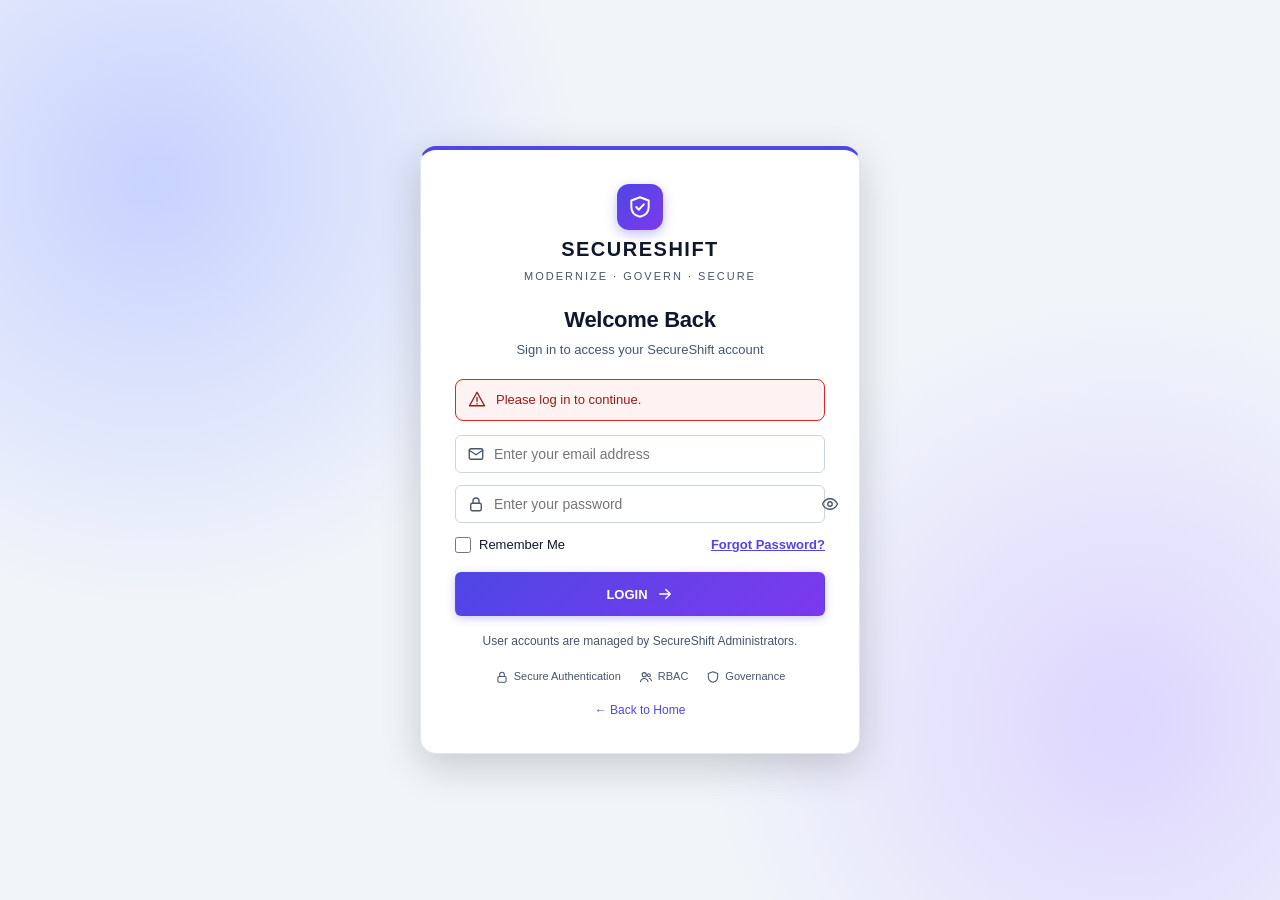
<file: governance/reports.html>
<!DOCTYPE html>
<html lang="en">
<head>
  <meta charset="UTF-8">
  <meta name="viewport" content="width=device-width, initial-scale=1.0">
  <title>Reports - Governance - SecureShift</title>
  <link rel="stylesheet" href="../css/base.css">
  <link rel="stylesheet" href="../css/layout.css">
  <link rel="stylesheet" href="css/governance.css">
</head>
<body data-root="../" data-product="governance" data-page="reports">

<main id="page" hidden>
  <div class="page-head">
    <div>
      <h1>Reports</h1>
      <p>Audit-ready HTML reports for every analysis run</p>
    </div>
    <div class="page-actions"><button class="btn" id="btn-generate"><span data-i="plus"></span>Generate New Report</button></div>
  </div>

  <div class="grid g-2">
    <div class="card">
      <div class="card-head"><h2>Generated Reports</h2></div>
      <div id="rep-table"></div>
    </div>
    <div class="card">
      <div class="card-head"><h2 id="pv-title">Report Preview</h2></div>
      <div class="preview" id="preview"></div>
      <div class="row wrap mt">
        <button class="btn" id="btn-open"><span data-i="eye"></span>Open Full Report</button>
        <button class="btn btn-outline" id="btn-print"><span data-i="printer"></span>Print</button>
        <button class="btn btn-outline" id="btn-download"><span data-i="download"></span>Download</button>
      </div>
    </div>
  </div>
</main>

<script src="../js/common/core.js"></script>
<script src="../js/common/ui.js"></script>
<script src="../js/data/users.js"></script>
<script src="../js/data/governance-data.js"></script>
<script src="../js/common/shell.js"></script>
<script src="js/reports.js"></script>
</body>
</html>
</file>
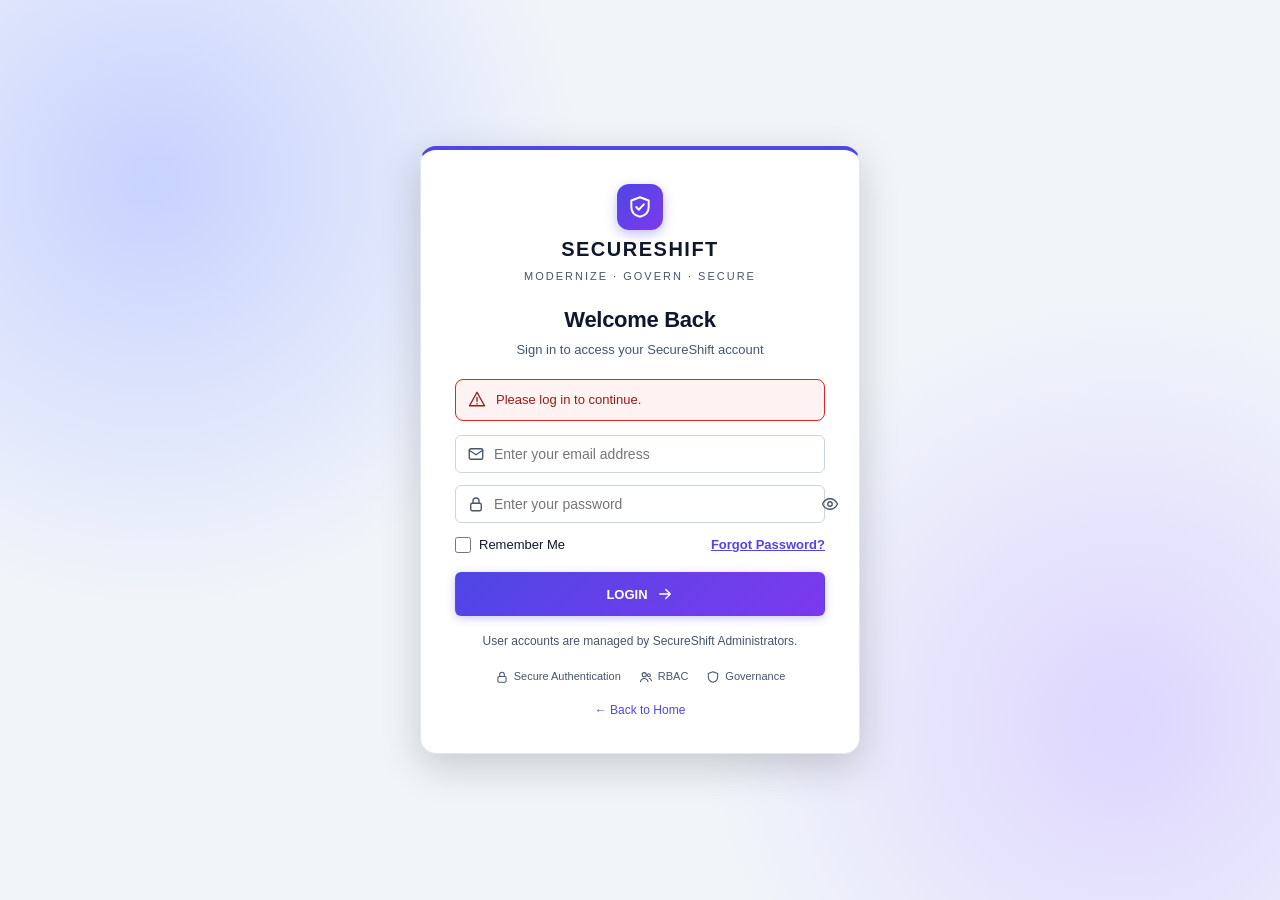
<file: governance/roles.html>
<!DOCTYPE html>
<html lang="en">
<head>
  <meta charset="UTF-8">
  <meta name="viewport" content="width=device-width, initial-scale=1.0">
  <title>Generated Roles - Governance - SecureShift</title>
  <link rel="stylesheet" href="../css/base.css">
  <link rel="stylesheet" href="../css/layout.css">
  <link rel="stylesheet" href="css/governance.css">
</head>
<body data-root="../" data-product="governance" data-page="roles">

<main id="page" hidden>
  <div class="page-head">
    <div>
      <h1>Generated Custom Roles</h1>
      <p>Minimal roles built only from actions that were actually used</p>
    </div>
  </div>

  <div class="grid g-1-2">
    <div class="card">
      <div class="card-head"><h2>Roles</h2><span class="small muted" id="role-count"></span></div>
      <div id="role-list"></div>
    </div>

    <div class="card">
      <div class="card-head"><h2 id="r-title"></h2><span id="r-status"></span></div>
      <div class="table-wrap"><table class="table"><thead><tr><th>Original Role</th><th>Suggested Scope</th><th>Actions</th></tr></thead>
        <tbody><tr><td id="r-original"></td><td id="r-scope"></td><td id="r-actions"></td></tr></tbody></table></div>

      <div class="row-between mt">
        <b class="small">Role definition (JSON)</b>
        <label class="check"><input type="checkbox" id="chk-baseline"> Include baseline read permissions</label>
      </div>
      <pre class="code mt" id="r-json"></pre>

      <div class="warn-card mt" id="rare-box"></div>

      <div class="row wrap mt-lg">
        <button class="btn" id="btn-download"><span data-i="download"></span>Download Role JSON</button>
        <button class="btn btn-outline" id="btn-copy-az"><span data-i="copy"></span>Copy az command</button>
        <button class="btn btn-outline" id="btn-reviewed"><span data-i="check"></span>Mark as Reviewed</button>
      </div>
      <div class="mt"><span class="code-inline" id="az-cmd"></span></div>
    </div>
  </div>
</main>

<script src="../js/common/core.js"></script>
<script src="../js/common/ui.js"></script>
<script src="../js/data/users.js"></script>
<script src="../js/data/governance-data.js"></script>
<script src="../js/common/shell.js"></script>
<script src="js/roles.js"></script>
</body>
</html>
</file>
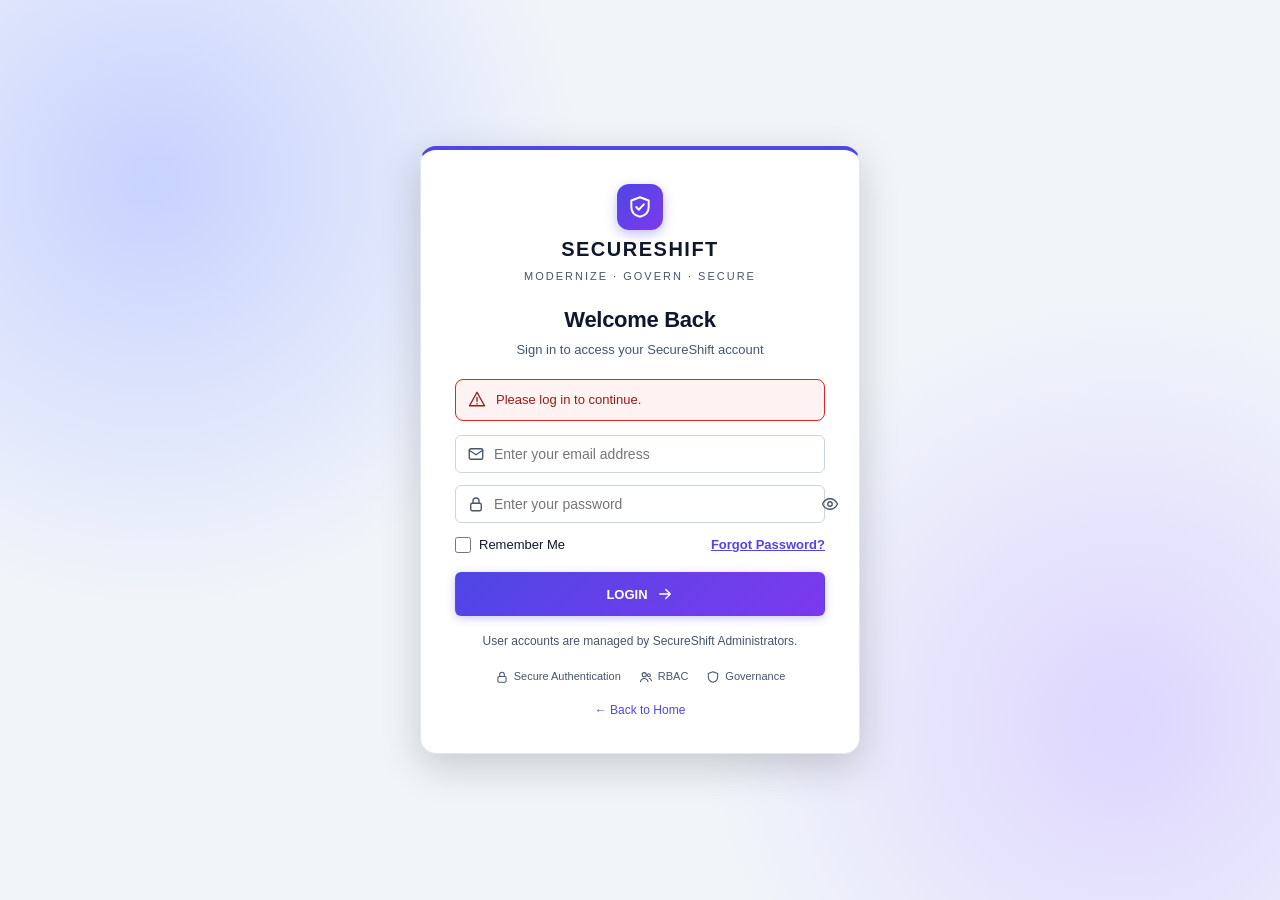
<file: governance/rules.html>
<!DOCTYPE html>
<html lang="en">
<head>
  <meta charset="UTF-8">
  <meta name="viewport" content="width=device-width, initial-scale=1.0">
  <title>Rules Configuration - Governance - SecureShift</title>
  <link rel="stylesheet" href="../css/base.css">
  <link rel="stylesheet" href="../css/layout.css">
  <link rel="stylesheet" href="css/governance.css">
</head>
<body data-root="../" data-product="governance" data-page="rules">

<main id="page" hidden>
  <div class="page-head">
    <div>
      <h1>Rules Configuration</h1>
      <p>Edit scoring weights and high-risk patterns (stored in rules.json)</p>
    </div>
    <div class="page-actions"><button class="btn btn-outline" id="btn-view-json"><span data-i="code"></span>View rules.json</button></div>
  </div>

  <div class="grid g-2">
    <div class="card">
      <div class="card-head"><h2>Score Weights</h2><span id="w-total-badge"></span></div>
      <div class="weight-row"><span>Unused permission ratio</span><div class="input-icon"><input class="input" type="number" id="w-unused" min="0" max="100"></div></div>
      <div class="weight-row"><span>Unused high-risk actions</span><input class="input" type="number" id="w-highRisk" min="0" max="100"></div>
      <div class="weight-row"><span>Scope breadth</span><input class="input" type="number" id="w-scope" min="0" max="100"></div>
      <div class="row-between mt"><b>Total</b><b id="w-total"></b></div>
      <p class="small muted mt">Weights must add up to exactly 100%.</p>
    </div>

    <div class="card">
      <div class="card-head"><h2>High-Risk Patterns</h2><button class="btn btn-outline btn-sm" id="btn-add-pattern"><span data-i="plus"></span>Add Pattern</button></div>
      <div id="patterns"></div>
    </div>
  </div>

  <div class="card mt">
    <div class="card-head"><h2>Analysis Settings</h2></div>
    <div class="grid g-3">
      <div class="field"><label>Default analysis period</label>
        <select class="select" id="s-window"><option>30 days</option><option>60 days</option><option>90 days</option><option>180 days</option></select></div>
      <div class="field"><label>Rare action threshold (events)</label><input class="input" type="number" id="s-rare" min="1" max="50"></div>
      <div class="field"><label>&nbsp;</label><label class="check"><input type="checkbox" id="s-baseline"> Include baseline read permissions in generated roles</label></div>
    </div>
  </div>

  <div class="row mt-lg" style="justify-content:flex-end">
    <button class="btn btn-outline" id="btn-reset">Reset to Default</button>
    <button class="btn" id="btn-save">Save Changes</button>
  </div>
</main>

<script src="../js/common/core.js"></script>
<script src="../js/common/ui.js"></script>
<script src="../js/data/users.js"></script>
<script src="../js/data/governance-data.js"></script>
<script src="../js/common/shell.js"></script>
<script src="js/rules.js"></script>
</body>
</html>
</file>
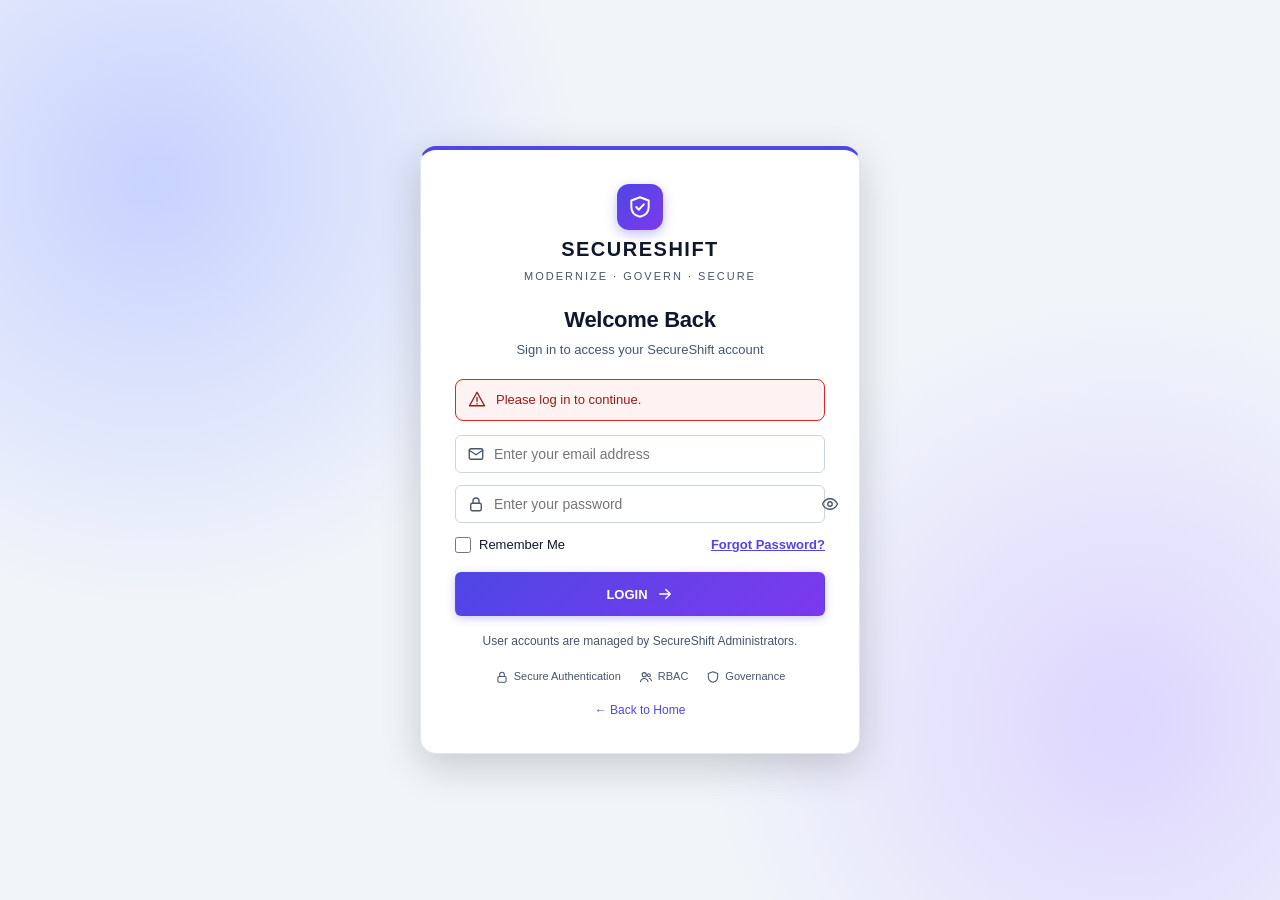
<file: modernization/admin-dashboard.html>
<!DOCTYPE html>
<html lang="en">
<head>
  <meta charset="UTF-8">
  <meta name="viewport" content="width=device-width, initial-scale=1.0">
  <title>Admin Dashboard - EMDT - SecureShift</title>
  <link rel="stylesheet" href="../css/base.css">
  <link rel="stylesheet" href="../css/layout.css">
  <link rel="stylesheet" href="css/emdt.css">
</head>
<body data-root="../" data-product="emdt" data-page="dashboard" data-roles="admin">

<main id="page" hidden>
  <div class="page-head">
    <div>
      <div class="crumbs">Home / Dashboard</div>
      <h1>Admin Dashboard</h1>
      <p>All enterprises onboarded on EMDT. Open an enterprise to see its details, classification and applications.</p>
    </div>
    <div class="page-actions"><button class="btn" id="btn-register"><span data-i="plus"></span>Register New Enterprise</button></div>
  </div>

  <div class="grid g-4" id="kpis"></div>

  <div class="grid g-2-1 mt">
    <div class="card">
      <div class="card-head"><h2>Enterprises</h2><span class="small muted" id="ent-count"></span></div>
      <div class="filters">
        <div class="field grow"><label>Search</label>
          <div class="input-icon"><span data-i="search"></span><input class="input" id="f-search" placeholder="Search by enterprise name, ID or city"></div></div>
        <div class="field"><label>Category</label><select class="select" id="f-cat"><option value="">All</option><option>Foundation</option><option>Growth</option><option>Enterprise</option><option>Strategic</option><option value="none">Not classified</option></select></div>
      </div>
      <div id="ent-table"></div>
    </div>
    <div class="card">
      <div class="card-head"><h2>Enterprises by Category</h2></div>
      <div id="cat-donut"></div>
      <div class="mt small muted">Category comes from the EMSI score calculated on the Classification tab.</div>
    </div>
  </div>
</main>

<script src="../js/common/core.js"></script>
<script src="../js/common/ui.js"></script>
<script src="../js/data/users.js"></script>
<script src="../js/data/emdt-data.js"></script>
<script src="../js/data/emdt-calc.js"></script>
<script src="../js/common/shell.js"></script>
<script src="js/admin-dashboard.js"></script>
</body>
</html>
</file>
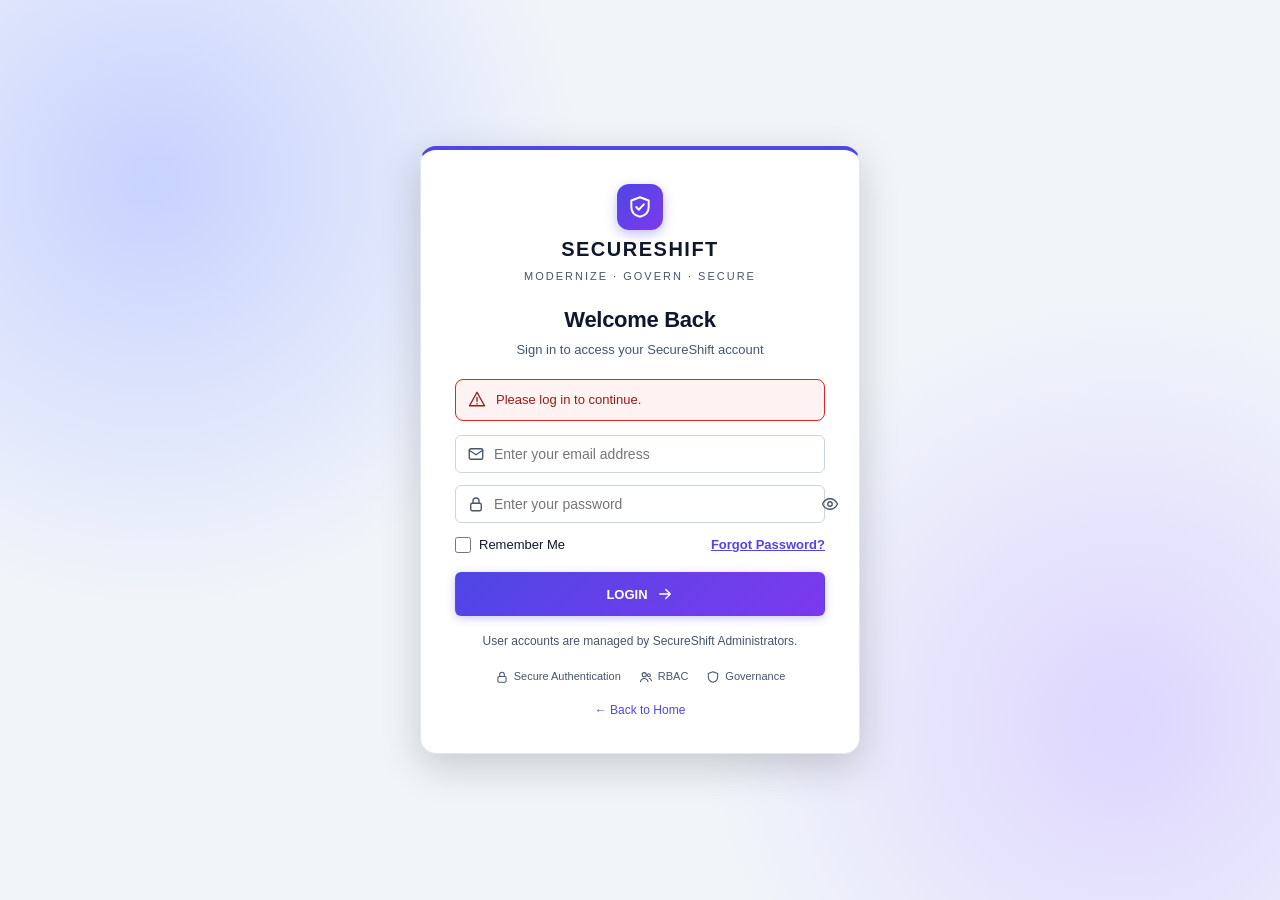
<file: modernization/applications.html>
<!DOCTYPE html>
<html lang="en">
<head>
  <meta charset="UTF-8">
  <meta name="viewport" content="width=device-width, initial-scale=1.0">
  <title>Application Inventory - EMDT - SecureShift</title>
  <link rel="stylesheet" href="../css/base.css">
  <link rel="stylesheet" href="../css/layout.css">
  <link rel="stylesheet" href="css/emdt.css">
</head>
<body data-root="../" data-product="emdt" data-page="apps" data-roles="admin,architect">

<main id="page" hidden>
  <div class="page-head">
    <div>
      <div class="crumbs"><a href="#" id="crumb-home">Home</a> / <span id="crumb-ent"></span> / Applications</div>
      <h1>Application Inventory</h1>
      <p id="page-sub">Applications registered for this enterprise</p>
    </div>
    <div class="page-actions">
      <div id="ent-picker"></div>
      <a class="btn" href="register-application.html" id="btn-register"><span data-i="plus"></span>Register Application</a>
    </div>
  </div>

  <div class="card row wrap" id="cat-strip" style="gap:24px"></div>

  <div class="grid g-4 mt" id="kpis"></div>

  <div class="card mt">
    <div class="filters">
      <div class="field grow"><label>Search</label>
        <div class="input-icon"><span data-i="search"></span><input class="input" id="f-search" placeholder="Search by application name or ID"></div></div>
      <div class="field"><label>Technology</label><select class="select" id="f-tech"><option value="">All</option><option>Java</option><option>PHP</option><option>.NET</option><option>COBOL</option></select></div>
      <div class="field"><label>Criticality</label><select class="select" id="f-crit"><option value="">All</option><option>Critical</option><option>High</option><option>Medium</option><option>Low</option></select></div>
      <div class="field"><label>Assessment</label><select class="select" id="f-assess"><option value="">All</option><option>Assessed</option><option>Not Assessed</option></select></div>
      <button class="btn btn-outline" id="btn-clear">Clear</button>
    </div>
    <div id="app-table"></div>
  </div>
</main>

<script src="../js/common/core.js"></script>
<script src="../js/common/ui.js"></script>
<script src="../js/data/users.js"></script>
<script src="../js/data/emdt-data.js"></script>
<script src="../js/data/emdt-calc.js"></script>
<script src="../js/common/shell.js"></script>
<script src="js/applications.js"></script>
</body>
</html>
</file>
<file: css/base.css>
/* =========================================================
   SecureShift - base.css
   Colours, reset, typography, buttons, forms, badges, tables,
   cards, modals and toasts. Used by EVERY page.
   ========================================================= */

:root {
  --white: #ffffff;
  --bg: #f5f5f5;
  --bg-2: #ececec;
  --ink: #111111;
  --ink-2: #333333;
  --muted: #555555;
  --muted-2: #8a8a8a;
  --line: #bdbdbd;
  --line-soft: #e2e2e2;
  --radius: 10px;
  --radius-sm: 6px;
  --shadow: 0 1px 2px rgba(0, 0, 0, 0.04), 0 4px 14px rgba(0, 0, 0, 0.05);
  --shadow-lg: 0 12px 40px rgba(0, 0, 0, 0.18);
  --font: "Inter", "Segoe UI", Arial, Helvetica, sans-serif;
  --mono: "Consolas", "SFMono-Regular", Menlo, monospace;
}

* { box-sizing: border-box; margin: 0; padding: 0; }

html, body { height: 100%; }

body {
  font-family: var(--font);
  font-size: 14px;
  line-height: 1.5;
  color: var(--ink);
  background: var(--bg);
  -webkit-font-smoothing: antialiased;
}

a { color: var(--ink); text-decoration: none; }
a:hover { text-decoration: underline; }

h1 { font-size: 24px; font-weight: 700; letter-spacing: -0.3px; }
h2 { font-size: 17px; font-weight: 700; }
h3 { font-size: 15px; font-weight: 600; }

.muted { color: var(--muted); }
.small { font-size: 12px; }
.mono { font-family: var(--mono); }
.hidden { display: none !important; }
.right { text-align: right; }
.center { text-align: center; }
.bold { font-weight: 700; }

/* ---------- Icons (inline SVG) ---------- */
.ic { width: 18px; height: 18px; stroke: currentColor; fill: none; stroke-width: 1.8;
      stroke-linecap: round; stroke-linejoin: round; flex-shrink: 0; vertical-align: middle; }
.ic-lg { width: 26px; height: 26px; }

/* ---------- Buttons ---------- */
.btn {
  display: inline-flex; align-items: center; justify-content: center; gap: 8px;
  height: 38px; padding: 0 16px;
  font: 600 13px var(--font);
  border-radius: var(--radius-sm);
  border: 1px solid var(--ink);
  background: var(--ink); color: var(--white);
  cursor: pointer; white-space: nowrap;
  transition: background 0.15s, transform 0.05s;
}
.btn:hover { background: #2b2b2b; text-decoration: none; }
.btn:active { transform: translateY(1px); }
.btn-outline { background: var(--white); color: var(--ink); border-color: var(--line); }
.btn-outline:hover { background: var(--bg); border-color: var(--ink); }
.btn-ghost { background: transparent; border-color: transparent; color: var(--ink); }
.btn-ghost:hover { background: var(--bg); }
.btn-sm { height: 30px; padding: 0 12px; font-size: 12px; }
.btn-block { width: 100%; }
.btn:disabled, .btn.disabled {
  background: var(--white); color: var(--muted-2);
  border: 1px dashed var(--line); cursor: not-allowed;
}
.link-btn { background: none; border: none; font: 600 13px var(--font); color: var(--ink);
            cursor: pointer; text-decoration: underline; padding: 0; }

/* ---------- Forms ---------- */
.field { display: flex; flex-direction: column; gap: 6px; }
.field label { font-size: 12px; font-weight: 600; color: var(--ink-2); }
.field label .req { color: var(--ink); }
.input, .select, .textarea {
  height: 38px; padding: 0 12px;
  font: 14px var(--font); color: var(--ink);
  background: var(--white);
  border: 1px solid var(--line); border-radius: var(--radius-sm);
  outline: none; width: 100%;
}
.textarea { height: auto; min-height: 84px; padding: 10px 12px; resize: vertical; }
.input:focus, .select:focus, .textarea:focus { border-color: var(--ink); box-shadow: 0 0 0 3px rgba(0,0,0,0.07); }
.input.invalid, .select.invalid, .textarea.invalid { border-color: var(--ink); border-width: 2px; }
.error-text { font-size: 12px; color: var(--ink); font-weight: 600; }
.input-icon { position: relative; }
.input-icon .ic { position: absolute; left: 12px; top: 50%; transform: translateY(-50%); color: var(--muted); }
.input-icon .input { padding-left: 38px; }
.check { display: inline-flex; align-items: center; gap: 8px; cursor: pointer; font-size: 13px; }
.check input { width: 16px; height: 16px; accent-color: var(--ink); }
.radio-row { display: flex; gap: 16px; flex-wrap: wrap; padding-top: 6px; }

.form-grid { display: grid; grid-template-columns: 1fr 1fr; gap: 16px; }
.form-grid .full { grid-column: 1 / -1; }

/* ---------- Cards ---------- */
.card {
  background: var(--white);
  border: 1px solid var(--line-soft);
  border-radius: var(--radius);
  box-shadow: var(--shadow);
  padding: 20px;
}
.card-head { display: flex; align-items: center; justify-content: space-between; gap: 12px; margin-bottom: 14px; flex-wrap: wrap; }
.card-head h2 { display: flex; align-items: center; gap: 8px; }
.card-sub { font-size: 12px; color: var(--muted); margin-top: 2px; }

.stat {
  display: flex; gap: 14px; align-items: flex-start;
}
.stat .stat-icon {
  width: 42px; height: 42px; border-radius: 10px; border: 1px solid var(--line-soft);
  background: var(--bg); display: grid; place-items: center; flex-shrink: 0;
}
.stat .stat-label { font-size: 12px; color: var(--muted); font-weight: 600; }
.stat .stat-value { font-size: 28px; font-weight: 800; letter-spacing: -0.5px; line-height: 1.2; }
.stat .stat-foot { font-size: 12px; color: var(--muted); margin-top: 4px; }
.stat .stat-foot a { font-weight: 600; color: var(--ink); }

/* ---------- Grids ---------- */
.grid { display: grid; gap: 16px; }
.g-2 { grid-template-columns: repeat(2, 1fr); }
.g-3 { grid-template-columns: repeat(3, 1fr); }
.g-4 { grid-template-columns: repeat(4, 1fr); }
.g-5 { grid-template-columns: repeat(5, 1fr); }
.g-2-1 { grid-template-columns: 2fr 1fr; }
.g-1-2 { grid-template-columns: 1fr 2fr; }
.mt { margin-top: 16px; }
.mt-lg { margin-top: 24px; }
.row { display: flex; align-items: center; gap: 10px; }
.row-between { display: flex; align-items: center; justify-content: space-between; gap: 10px; }
.wrap { flex-wrap: wrap; }

/* ---------- Badges ---------- */
.badge {
  display: inline-flex; align-items: center; gap: 5px;
  padding: 2px 9px; border-radius: 999px;
  font-size: 11px; font-weight: 700; letter-spacing: 0.3px; text-transform: uppercase;
  border: 1px solid var(--line); background: var(--white); color: var(--ink-2);
  white-space: nowrap;
}
.badge-strong { border: 2px solid var(--ink); color: var(--ink); }   /* HIGH / FAIL / Critical */
.badge-solid { background: var(--ink); border-color: var(--ink); color: var(--white); }
.badge-soft { background: var(--bg); border-color: var(--line-soft); color: var(--muted); }
.badge-dot::before { content: ""; width: 6px; height: 6px; border-radius: 50%; background: currentColor; }

/* ---------- Tables ---------- */
.table-wrap { overflow-x: auto; border: 1px solid var(--line-soft); border-radius: var(--radius-sm); }
table.table { width: 100%; border-collapse: collapse; font-size: 13px; }
.table th {
  text-align: left; font-size: 11px; font-weight: 700; text-transform: uppercase; letter-spacing: 0.4px;
  color: var(--muted); background: var(--bg); padding: 10px 12px; border-bottom: 1px solid var(--line-soft);
  white-space: nowrap;
}
.table td { padding: 11px 12px; border-bottom: 1px solid var(--line-soft); vertical-align: middle; }
.table tr:last-child td { border-bottom: none; }
.table tbody tr:hover { background: #fafafa; }
.table tr.selected td { background: var(--bg); box-shadow: inset 0 1px 0 var(--ink), inset 0 -1px 0 var(--ink); }
.table tr.selected td:first-child { box-shadow: inset 2px 0 0 var(--ink), inset 0 1px 0 var(--ink), inset 0 -1px 0 var(--ink); }
.table tr.clickable { cursor: pointer; }
.table .empty { text-align: center; color: var(--muted); padding: 30px; }

.table-foot { display: flex; align-items: center; justify-content: space-between; margin-top: 12px; font-size: 12px; color: var(--muted); }
.pager { display: flex; gap: 4px; }
.pager button {
  min-width: 30px; height: 30px; border: 1px solid var(--line); background: var(--white);
  border-radius: 6px; cursor: pointer; font: 600 12px var(--font);
}
.pager button.active { background: var(--ink); color: var(--white); border-color: var(--ink); }
.pager button:disabled { opacity: 0.4; cursor: not-allowed; }

.filters { display: flex; gap: 10px; flex-wrap: wrap; align-items: flex-end; margin-bottom: 14px; }
.filters .field { min-width: 160px; }
.filters .grow { flex: 1; min-width: 220px; }

/* Score bar */
.scorebar { display: flex; align-items: center; gap: 8px; min-width: 110px; }
.scorebar .track { flex: 1; height: 6px; background: var(--bg-2); border-radius: 3px; overflow: hidden; }
.scorebar .fill { height: 100%; background: var(--ink); border-radius: 3px; }
.scorebar .fill.mid { background: var(--muted); }
.scorebar .fill.low { background: var(--line); }
.scorebar b { width: 24px; text-align: right; }

/* Horizontal bar list */
.hbars { display: flex; flex-direction: column; gap: 12px; }
.hbar { display: grid; grid-template-columns: 140px 1fr 44px; gap: 10px; align-items: center; font-size: 13px; }
.hbar .track { height: 10px; background: var(--bg-2); border-radius: 5px; overflow: hidden; }
.hbar .fill { height: 100%; background: var(--ink); border-radius: 5px; transition: width 0.6s; }
.hbar span:last-child { text-align: right; font-weight: 700; }

/* Code box */
.code {
  font-family: var(--mono); font-size: 12.5px; line-height: 1.6;
  background: #161616; color: #eaeaea; border-radius: var(--radius-sm);
  padding: 14px 16px; overflow-x: auto; white-space: pre;
}
.code-inline { font-family: var(--mono); font-size: 12px; background: var(--bg); border: 1px solid var(--line-soft);
               padding: 2px 6px; border-radius: 4px; }

/* Key/Value list */
.kv { display: grid; grid-template-columns: 170px 1fr; gap: 9px 12px; font-size: 13px; }
.kv dt { color: var(--muted); }
.kv dd { font-weight: 600; }

/* Modal */
.modal-backdrop {
  position: fixed; inset: 0; background: rgba(17, 17, 17, 0.45);
  display: flex; align-items: center; justify-content: center; z-index: 1000; padding: 20px;
  animation: fade 0.15s ease;
}
.modal {
  background: var(--white); border-radius: 12px; box-shadow: var(--shadow-lg);
  width: 100%; max-width: 460px; max-height: 90vh; overflow-y: auto; animation: pop 0.18s ease;
}
.modal.wide { max-width: 640px; }
.modal-head { display: flex; align-items: center; justify-content: space-between; padding: 18px 20px; border-bottom: 1px solid var(--line-soft); }
.modal-body { padding: 20px; }
.modal-foot { display: flex; justify-content: flex-end; gap: 10px; padding: 14px 20px; border-top: 1px solid var(--line-soft); background: #fafafa; border-radius: 0 0 12px 12px; }
.modal-close { background: none; border: none; cursor: pointer; padding: 4px; color: var(--muted); }
.modal-icon { width: 52px; height: 52px; border-radius: 50%; background: var(--bg); display: grid; place-items: center; margin: 0 auto 12px; }

/* Toast */
.toast-wrap { position: fixed; right: 20px; bottom: 20px; display: flex; flex-direction: column; gap: 8px; z-index: 2000; }
.toast {
  display: flex; align-items: center; gap: 10px; min-width: 260px; max-width: 380px;
  background: var(--ink); color: var(--white); padding: 12px 16px; border-radius: 8px;
  box-shadow: var(--shadow-lg); font-size: 13px; animation: slide 0.2s ease;
}

/* Dropdown menu */
.menu { position: absolute; background: var(--white); border: 1px solid var(--line-soft); border-radius: 8px;
        box-shadow: var(--shadow-lg); min-width: 180px; padding: 6px; z-index: 500; }
.menu button, .menu a {
  display: flex; align-items: center; gap: 10px; width: 100%; padding: 9px 10px; border: none; background: none;
  font: 13px var(--font); color: var(--ink); cursor: pointer; border-radius: 6px; text-align: left;
}
.menu button:hover, .menu a:hover { background: var(--bg); text-decoration: none; }
.menu hr { border: none; border-top: 1px solid var(--line-soft); margin: 4px 0; }

/* Tabs */
.tabs { display: flex; gap: 4px; border-bottom: 1px solid var(--line-soft); margin-bottom: 16px; }
.tabs button { background: none; border: none; padding: 10px 14px; font: 600 13px var(--font); color: var(--muted);
               cursor: pointer; border-bottom: 2px solid transparent; margin-bottom: -1px; }
.tabs button.active { color: var(--ink); border-bottom-color: var(--ink); }

@keyframes fade { from { opacity: 0; } to { opacity: 1; } }
@keyframes pop { from { transform: scale(0.96); opacity: 0; } to { transform: scale(1); opacity: 1; } }
@keyframes slide { from { transform: translateY(10px); opacity: 0; } to { transform: translateY(0); opacity: 1; } }
@keyframes spin { to { transform: rotate(360deg); } }
.spinner { width: 40px; height: 40px; border: 3px solid var(--bg-2); border-top-color: var(--ink); border-radius: 50%; animation: spin 0.8s linear infinite; margin: 0 auto; }

@media (max-width: 1100px) {
  .g-4, .g-5 { grid-template-columns: repeat(2, 1fr); }
  .g-2-1, .g-1-2, .g-3 { grid-template-columns: 1fr; }
}
@media (max-width: 700px) {
  .g-2, .g-4, .g-5, .form-grid { grid-template-columns: 1fr; }
}

/* Clickable cards */
a.card, button.card { color: inherit; transition: border-color .15s, transform .15s; }
a.card:hover, button.card:hover { text-decoration: none; border-color: var(--ink); transform: translateY(-1px); }

/* Grid children may shrink so wide tables scroll inside their card */
.grid > * { min-width: 0; }

/* =========================================================
   UI polish (Sprint 1 review feedback): grey blocks + depth
   ========================================================= */
body { background: #f0f0f0; }

/* Card header becomes a grey band across the top of the card */
.card > .card-head:first-child {
  margin: -20px -20px 16px; padding: 13px 20px;
  background: linear-gradient(#f7f7f7, #efefef);
  border-bottom: 1px solid var(--line-soft);
  border-radius: var(--radius) var(--radius) 0 0;
}
.card > .card-head:first-child h2 { font-size: 15px; }

/* Stat / KPI blocks are grey with a white icon tile and a dark accent line */
.card.stat { background: #f5f5f5; border-color: #e3e3e3; box-shadow: inset 4px 0 0 var(--ink), var(--shadow); }
.card.stat .stat-icon { background: var(--white); border-color: #dcdcdc; }

/* General grey block (used for grouped settings) */
.block-grey { background: #f5f5f5; border: 1px solid #e3e3e3; border-radius: var(--radius); padding: 16px 18px; }

/* Tables: darker header, zebra rows */
.table th { background: #ececec; color: #444; }
.table tbody tr:nth-child(even) td { background: #fafafa; }
.table tbody tr:hover td { background: #f2f2f2; }

/* Page heading block */
.page-head h1 { position: relative; padding-left: 14px; }
.page-head h1::before { content: ""; position: absolute; left: 0; top: 4px; bottom: 4px; width: 4px; border-radius: 2px; background: var(--ink); }

/* Greyed-out (locked / disabled) blocks */
.is-locked, .card.is-locked { opacity: .55; filter: grayscale(1); pointer-events: none; background: #f2f2f2; }
.btn:disabled, .btn.disabled { background: #e9e9e9; color: #9a9a9a; border: 1px dashed #c4c4c4; }

/* =========================================================
   Colour theme - ONE shared theme for the whole SecureShift app (v5)
   Cloud Governance and Modernization use the same colours:
     main colour (--accent) = indigo, second colour (--accent-2) = violet
   Status colours: red = bad, amber = attention, green = good, blue = info
   Grey is kept ONLY for locked / disabled blocks.
   ========================================================= */
:root {
  --accent: #4f46e5; --accent-2: #7c3aed; --accent-dark: #312e81; --accent-soft: #eef2ff; --accent-line: #c7d2fe;
  --red: #dc2626;    --red-soft: #fef2f2;    --red-line: #fecaca;
  --amber: #d97706;  --amber-soft: #fffbeb;  --amber-line: #fde68a;
  --green: #16a34a;  --green-soft: #f0fdf4;  --green-line: #bbf7d0;
  --blue: #2563eb;   --blue-soft: #eff6ff;   --blue-line: #bfdbfe;
  --violet: #7c3aed; --violet-soft: #f5f3ff; --violet-line: #ddd6fe;
  --pink: #db2777;   --pink-soft: #fdf2f8;   --pink-line: #fbcfe8;
  --ink: #0f172a; --ink-2: #1e293b; --muted: #475569; --muted-2: #94a3b8;
  --line: #cbd5e1; --line-soft: #e2e8f0; --bg: #f1f5f9; --bg-2: #e2e8f0;
}
body { background: linear-gradient(180deg, #f5f7ff 0, #f1f5f9 320px); background-attachment: fixed; }
a { color: var(--accent); }

/* Buttons */
.btn { background: linear-gradient(135deg, var(--accent), var(--accent-2)); border-color: transparent; color: #fff;
       box-shadow: 0 2px 8px color-mix(in srgb, var(--accent) 30%, transparent); }
.btn:hover { background: linear-gradient(135deg, var(--accent-dark), var(--accent)); }
.btn-outline { background: #fff; color: var(--accent-dark); border-color: var(--accent-line); box-shadow: none; }
.btn-outline:hover { background: var(--accent-soft); border-color: var(--accent); }
.btn-ghost { background: transparent; color: var(--ink-2); border-color: transparent; box-shadow: none; }
.btn-ghost:hover { background: var(--accent-soft); color: var(--accent-dark); }
.btn-danger { background: linear-gradient(135deg, #ef4444, #dc2626); }
.link-btn { color: var(--accent); }
.btn:disabled, .btn.disabled { background: #e9e9e9; color: #9a9a9a; border: 1px dashed #c4c4c4; box-shadow: none; }

/* Forms */
.input:focus, .select:focus, .textarea:focus { border-color: var(--accent); box-shadow: 0 0 0 3px color-mix(in srgb, var(--accent) 18%, transparent); }
.input.invalid, .select.invalid, .textarea.invalid { border-color: var(--red); background: var(--red-soft); }
.error-text, .field label .req { color: var(--red); }
.check input, input[type=radio], input[type=checkbox] { accent-color: var(--accent); }

/* Cards: coloured header band */
.card { border-color: #e5e7eb; }
.card > .card-head:first-child { background: linear-gradient(90deg, var(--accent-soft), #fff 85%); border-bottom-color: var(--accent-line); }
.card > .card-head:first-child h2 { color: var(--accent-dark); }
.card-head h2 .ic { color: var(--accent); }
a.card:hover, button.card:hover { border-color: var(--accent); box-shadow: 0 6px 18px color-mix(in srgb, var(--accent) 18%, transparent); }

/* KPI cards: every card in a row gets its own colour */
.card.stat { --tone: var(--accent); --tone-soft: var(--accent-soft);
  background: linear-gradient(135deg, var(--tone-soft), #fff 75%); border-color: color-mix(in srgb, var(--tone) 22%, #fff);
  box-shadow: inset 4px 0 0 var(--tone), var(--shadow); }
.card.stat .stat-icon { background: var(--tone); border-color: var(--tone); color: #fff; box-shadow: 0 4px 10px color-mix(in srgb, var(--tone) 35%, transparent); }
.card.stat .stat-value { color: var(--ink); }
.card.stat .stat-foot a { color: var(--tone); }
.card.stat:nth-child(5n+1) { --tone: var(--blue);   --tone-soft: var(--blue-soft); }
.card.stat:nth-child(5n+2) { --tone: var(--green);  --tone-soft: var(--green-soft); }
.card.stat:nth-child(5n+3) { --tone: var(--amber);  --tone-soft: var(--amber-soft); }
.card.stat:nth-child(5n+4) { --tone: var(--violet); --tone-soft: var(--violet-soft); }
.card.stat:nth-child(5n+5) { --tone: var(--pink);   --tone-soft: var(--pink-soft); }

/* Badges: colour by meaning (class added by SS.ui.badge) */
.badge { border-color: var(--accent-line); background: var(--accent-soft); color: var(--accent-dark); }
.badge.tone-red    { background: var(--red-soft);    color: var(--red);    border: 1px solid var(--red-line); }
.badge.tone-amber  { background: var(--amber-soft);  color: #b45309;       border: 1px solid var(--amber-line); }
.badge.tone-green  { background: var(--green-soft);  color: #15803d;       border: 1px solid var(--green-line); }
.badge.tone-blue   { background: var(--blue-soft);   color: var(--blue);   border: 1px solid var(--blue-line); }
.badge.tone-violet { background: var(--violet-soft); color: var(--violet); border: 1px solid var(--violet-line); }
.badge.tone-accent { background: var(--accent-soft); color: var(--accent-dark); border: 1px solid var(--accent-line); }

/* Tables */
.table-wrap { border-color: #e5e7eb; }
.table th { background: var(--accent-soft); color: var(--accent-dark); border-bottom: 2px solid var(--accent-line); }
.table tbody tr:nth-child(even) td { background: #fafbfd; }
.table tbody tr:hover td { background: color-mix(in srgb, var(--accent) 7%, #fff); }
.table tr.selected td { background: var(--accent-soft); box-shadow: inset 0 1px 0 var(--accent), inset 0 -1px 0 var(--accent); }
.table tr.selected td:first-child { box-shadow: inset 3px 0 0 var(--accent), inset 0 1px 0 var(--accent), inset 0 -1px 0 var(--accent); }
.pager button.active { background: var(--accent); border-color: var(--accent); color: #fff; }

/* Bars: high = red, medium = amber, low = green */
.scorebar .fill { background: linear-gradient(90deg, #f87171, var(--red)); }
.scorebar .fill.mid { background: linear-gradient(90deg, #fbbf24, var(--amber)); }
.scorebar .fill.low { background: linear-gradient(90deg, #4ade80, var(--green)); }
.hbar .fill { background: linear-gradient(90deg, var(--accent), var(--accent-2)); }

/* Code, modal, toast, tabs, spinner */
.code { background: #0f172a; color: #e2e8f0; border-left: 4px solid var(--accent); }
.code-inline { background: var(--accent-soft); border-color: var(--accent-line); color: var(--accent-dark); }
.modal-head { background: linear-gradient(90deg, var(--accent-soft), #fff); border-radius: 12px 12px 0 0; }
.modal-head h2, .modal-head h3 { color: var(--accent-dark); }
.modal-icon { background: var(--accent-soft); color: var(--accent); }
.modal-foot { background: #f8fafc; }
.toast { background: #1e293b; border-left: 4px solid var(--accent); }
.tabs button.active { color: var(--accent); border-bottom-color: var(--accent); }
.spinner { border-top-color: var(--accent); }
.menu button:hover, .menu a:hover { background: var(--accent-soft); color: var(--accent-dark); }

/* Page heading */
.page-head h1 { color: var(--ink); }
.page-head h1::before { background: linear-gradient(180deg, var(--accent), var(--accent-2)); width: 5px; }
.kv dt { color: var(--muted); }

/* =========================================================
   Layout fixes (v6) - buttons never overflow
   1. Buttons never get wider than their box.
   2. Long codes (Azure actions, emails) wrap instead of pushing buttons out.
   3. In tables, the last column with buttons (Actions) stays on one line and
      sticks to the right edge, so it is visible even when the table scrolls.
   4. Rows of buttons (page head, card head, filters, modal footer) wrap to a new line.
   ========================================================= */
.btn { max-width: 100%; }
.mono, code, .code-inline { overflow-wrap: anywhere; }
.row-between > *, .row > * { min-width: 0; }
.row-between > .badge, .row-between > .btn, .row > .btn, .badge { flex-shrink: 0; }

.table td .mono, .table td code { word-break: break-all; }
.table td:last-child:has(.btn, .link-btn, button) { white-space: nowrap; position: sticky; right: 0; box-shadow: -10px 0 10px -10px rgba(15, 23, 42, .25); }
.table td:where(:last-child:has(.btn, .link-btn, button)) { background: #fff; }   /* low priority so zebra and hover colours still apply */
.table:has(td:last-child .btn, td:last-child .link-btn, td:last-child button) th:last-child { position: sticky; right: 0; z-index: 1; }
.table td:last-child .btn + .btn, .table td:last-child .link-btn + .link-btn { margin-left: 6px; }

.modal-foot, .toolbar, .filters { flex-wrap: wrap; }
.modal-foot .btn { flex-shrink: 0; }
</file>
<file: css/landing.css>
/* =========================================================
   SecureShift - landing.css
   Styles for the public pages: Landing, Login, Logout.
   ========================================================= */

.public { background: var(--white); min-height: 100vh; display: flex; flex-direction: column; }

/* ---------- Top navigation ---------- */
.pub-nav {
  display: flex; align-items: center; gap: 28px; padding: 16px 48px;
  border-bottom: 1px solid var(--line-soft); background: var(--white); position: sticky; top: 0; z-index: 50;
}
.pub-nav .brand-sm { display: flex; align-items: center; gap: 10px; font-weight: 800; font-size: 18px; color: var(--ink); }
.pub-nav .brand-sm:hover { text-decoration: none; }
.pub-links { display: flex; gap: 24px; flex: 1; justify-content: center; }
.pub-links a, .pub-links button { color: var(--muted); font: 500 14px var(--font); background: none; border: none; cursor: pointer; padding: 4px 0; }
.pub-links a:hover, .pub-links button:hover { color: var(--ink); text-decoration: none; }
.pub-links .active { color: var(--ink); border-bottom: 2px solid var(--ink); }
.dd { position: relative; }
.dd-menu { display: none; position: absolute; top: 30px; left: -10px; background: var(--white); border: 1px solid var(--line-soft);
           border-radius: 8px; box-shadow: var(--shadow-lg); padding: 6px; min-width: 240px; }
.dd.open .dd-menu { display: block; }
.dd-menu a { display: block; padding: 9px 12px; border-radius: 6px; color: var(--ink); }
.dd-menu a:hover { background: var(--bg); }

/* ---------- Hero ---------- */
.hero { display: grid; grid-template-columns: 1.1fr 1fr; gap: 48px; padding: 64px 48px 48px; max-width: 1280px; margin: 0 auto; width: 100%; align-items: center; }
.eyebrow { display: inline-block; font-size: 11px; font-weight: 700; letter-spacing: 1px; text-transform: uppercase;
           border: 1px solid var(--line); border-radius: 999px; padding: 4px 12px; color: var(--muted); }
.hero h1 { font-size: 46px; line-height: 1.12; letter-spacing: -1.2px; margin: 18px 0 16px; }
.hero p.lead { font-size: 16px; color: var(--muted); max-width: 540px; }
.hero-cta { display: flex; gap: 12px; margin-top: 28px; flex-wrap: wrap; }
.hero-cta .btn { height: 46px; padding: 0 22px; font-size: 14px; }
.trust { display: flex; gap: 28px; margin-top: 36px; flex-wrap: wrap; }
.trust div { display: flex; align-items: center; gap: 10px; font-size: 12px; color: var(--muted); }
.trust b { display: block; color: var(--ink); font-size: 13px; }

.eco { border: 1px solid var(--line-soft); border-radius: 16px; padding: 24px; background: var(--bg); box-shadow: var(--shadow); }
.eco-head { display: flex; justify-content: space-between; align-items: center; margin-bottom: 6px; }
.live { font-size: 11px; color: var(--muted); display: flex; align-items: center; gap: 6px; }
.live::before { content: ""; width: 7px; height: 7px; background: var(--ink); border-radius: 50%; animation: pulse 1.6s infinite; }
@keyframes pulse { 50% { opacity: 0.25; } }
.product-card {
  display: flex; gap: 16px; align-items: center; background: var(--white); border: 1px solid var(--line-soft);
  border-radius: 12px; padding: 18px; margin-top: 14px; cursor: pointer; transition: border-color .15s, transform .15s, box-shadow .15s;
  color: var(--ink); width: 100%; text-align: left; font: inherit;
}
.product-card:hover { border-color: var(--ink); transform: translateY(-2px); box-shadow: var(--shadow); text-decoration: none; }
.product-card .pc-icon { width: 54px; height: 54px; border-radius: 12px; border: 1px solid var(--line); display: grid; place-items: center; flex-shrink: 0; }
.product-card h3 { font-size: 15px; }
.product-card p { font-size: 12.5px; color: var(--muted); margin-top: 3px; }
.product-card .go { width: 34px; height: 34px; border-radius: 50%; border: 1px solid var(--line); display: grid; place-items: center; flex-shrink: 0; margin-left: auto; }

/* ---------- Sections ---------- */
.section { padding: 56px 48px; max-width: 1280px; margin: 0 auto; width: 100%; }
.section h2.big { font-size: 30px; letter-spacing: -0.6px; text-align: center; }
.section p.sub { text-align: center; color: var(--muted); margin: 8px auto 32px; max-width: 620px; }
.feature { border: 1px solid var(--line-soft); border-radius: 12px; padding: 22px; background: var(--white); }
.feature .ic-box { width: 44px; height: 44px; border-radius: 10px; background: var(--bg); display: grid; place-items: center; margin-bottom: 14px; }
.feature p { color: var(--muted); font-size: 13px; margin-top: 6px; }
.band { background: var(--bg); border-top: 1px solid var(--line-soft); border-bottom: 1px solid var(--line-soft); }
.faq details { border: 1px solid var(--line-soft); border-radius: 10px; padding: 14px 18px; background: var(--white); margin-bottom: 10px; }
.faq summary { font-weight: 600; cursor: pointer; }
.faq details p { color: var(--muted); margin-top: 8px; }
.pub-footer { padding: 22px 48px; border-top: 1px solid var(--line-soft); display: flex; justify-content: space-between; font-size: 12px; color: var(--muted); flex-wrap: wrap; gap: 10px; }

/* ---------- Auth pages (login / logout) ---------- */
.auth-wrap { flex: 1; display: grid; place-items: center; padding: 40px 20px; background:
  radial-gradient(circle at 12% 20%, #ececec 0, transparent 30%), radial-gradient(circle at 88% 80%, #ececec 0, transparent 30%), var(--bg); }
.auth-card { width: 100%; max-width: 440px; background: var(--white); border: 1px solid var(--line-soft); border-radius: 16px; box-shadow: var(--shadow-lg); padding: 34px; }
.auth-logo { display: flex; flex-direction: column; align-items: center; gap: 4px; margin-bottom: 18px; }
.auth-logo .brand-mark { width: 46px; height: 46px; border-radius: 12px; }
.auth-logo b { font-size: 20px; letter-spacing: 1.5px; }
.auth-logo span { font-size: 11px; color: var(--muted); letter-spacing: 2px; text-transform: uppercase; }
.auth-card h1 { text-align: center; font-size: 22px; }
.auth-card .sub { text-align: center; color: var(--muted); margin: 4px 0 20px; font-size: 13px; }
.seg { display: grid; grid-template-columns: 1fr 1fr; background: var(--bg); border: 1px solid var(--line-soft); border-radius: 10px; padding: 4px; margin-bottom: 18px; }
.seg button { border: none; background: none; padding: 9px 6px; border-radius: 7px; font: 600 12.5px var(--font); color: var(--muted); cursor: pointer; display: flex; align-items: center; justify-content: center; gap: 6px; }
.seg button.active { background: var(--white); color: var(--ink); box-shadow: 0 1px 3px rgba(0,0,0,.12); }
.pw-toggle { position: absolute; right: 8px; top: 50%; transform: translateY(-50%); background: none; border: none; cursor: pointer; color: var(--muted); padding: 4px; }
.auth-row { display: flex; justify-content: space-between; align-items: center; margin: 12px 0 18px; font-size: 13px; }
.alert-box { display: flex; gap: 10px; align-items: flex-start; border: 1.5px solid var(--ink); border-radius: 8px; padding: 10px 12px; font-size: 13px; margin-bottom: 14px; background: var(--bg); }
.divider { display: flex; align-items: center; gap: 10px; color: var(--muted-2); font-size: 11px; margin: 18px 0 14px; }
.divider::before, .divider::after { content: ""; height: 1px; background: var(--line-soft); flex: 1; }
.demo-list { display: flex; flex-direction: column; gap: 6px; }
.demo-item { display: flex; align-items: center; gap: 10px; border: 1px solid var(--line-soft); border-radius: 8px; padding: 8px 10px; cursor: pointer; background: var(--white); width: 100%; text-align: left; font: inherit; }
.demo-item:hover { border-color: var(--ink); }
.demo-item .avatar { width: 30px; height: 30px; font-size: 11px; }
.demo-item b { font-size: 13px; display: block; }
.demo-item span { font-size: 11px; color: var(--muted); }
.auth-foot { display: flex; justify-content: center; gap: 18px; margin-top: 18px; font-size: 11px; color: var(--muted); }
.auth-foot span { display: flex; align-items: center; gap: 5px; }
.auth-foot .ic { width: 14px; height: 14px; }

@media (max-width: 950px) {
  .hero { grid-template-columns: 1fr; padding: 40px 22px; }
  .hero h1 { font-size: 34px; }
  .pub-nav { padding: 14px 20px; }
  .pub-links { display: none; }
  .section { padding: 40px 22px; }
}

/* =========================================================
   Colour theme (v5): the same indigo / violet theme as the app
   ========================================================= */
.public { background: radial-gradient(circle at 0 0, #eef2ff 0, transparent 40%), radial-gradient(circle at 100% 30%, #f5f3ff 0, transparent 40%), #fff; }
.pub-nav { background: rgba(255, 255, 255, .9); backdrop-filter: blur(8px); }
.pub-links a:hover, .pub-links button:hover { color: var(--accent); }
.pub-links .active { color: var(--accent); border-bottom-color: var(--accent); }
.eyebrow { background: var(--accent-soft); border-color: var(--accent-line); color: var(--accent-dark); }
.hero h1 { background: linear-gradient(90deg, #312e81, #4f46e5 45%, #7c3aed); -webkit-background-clip: text; background-clip: text; color: transparent; }
.trust .ic { color: var(--accent); }
.eco { background: linear-gradient(135deg, #eef2ff, #f5f3ff); border-color: #c7d2fe; }
.live::before { background: var(--green); }
.product-card .pc-icon { border: none; color: #fff; background: linear-gradient(135deg, #4f46e5, #7c3aed); }
.product-card + .product-card .pc-icon { background: linear-gradient(135deg, #7c3aed, #6d28d9); }
.product-card:hover { border-color: var(--accent); }
.product-card .go { color: var(--accent); border-color: var(--accent-line); }
.feature { border-top: 3px solid var(--accent); }

.feature .ic-box { background: var(--accent-soft); color: var(--accent); }

.band { background: linear-gradient(135deg, #eef2ff, #f5f3ff); }
.faq summary { color: var(--accent-dark); }
.auth-wrap { background: radial-gradient(circle at 12% 20%, #c7d2fe 0, transparent 32%), radial-gradient(circle at 88% 80%, #ddd6fe 0, transparent 32%), #f1f5f9; }
.auth-card { border-top: 4px solid var(--accent); }
.seg button.active { background: linear-gradient(135deg, var(--accent), var(--accent-2)); color: #fff; }
.alert-box { border-color: var(--red); background: var(--red-soft); color: #991b1b; }
.demo-item:hover { border-color: var(--accent); background: var(--accent-soft); }
.brand-mark { width: 36px; height: 36px; border-radius: 9px; display: grid; place-items: center; color: #fff;
              background: linear-gradient(135deg, var(--accent), var(--accent-2)); box-shadow: 0 4px 12px color-mix(in srgb, var(--accent) 35%, transparent); }
.demo-item .avatar, .public .avatar { border-radius: 50%; display: grid; place-items: center; font-weight: 800; flex-shrink: 0; color: #fff;
              background: linear-gradient(135deg, var(--accent), var(--accent-2)); }
.auth-logo .brand-mark, .auth-logo .brand-mark .ic { color: #fff; }
</file>
<file: css/layout.css>
/* =========================================================
   SecureShift - layout.css
   App frame: sidebar, top header, content area, footer.
   Used by every page inside /governance and /modernization.
   ========================================================= */

.app { display: grid; grid-template-columns: 250px 1fr; min-height: 100vh; }
.app.collapsed { grid-template-columns: 72px 1fr; }

/* ---------- Sidebar ---------- */
.sidebar {
  background: var(--bg); border-right: 1px solid var(--line-soft);
  display: flex; flex-direction: column; position: sticky; top: 0; height: 100vh; overflow-y: auto;
}
.brand { display: flex; align-items: center; gap: 10px; padding: 18px 18px 16px; border-bottom: 1px solid var(--line-soft); }
.brand-mark {
  width: 36px; height: 36px; border-radius: 9px; background: var(--ink); color: var(--white);
  display: grid; place-items: center; flex-shrink: 0;
}
.brand-name { font-weight: 800; font-size: 16px; letter-spacing: -0.2px; line-height: 1.1; }
.brand-tag { font-size: 11px; color: var(--muted); }

.nav { padding: 10px 12px; flex: 1; }
.nav-group { font-size: 10.5px; font-weight: 700; letter-spacing: 0.9px; color: var(--muted-2);
             text-transform: uppercase; padding: 14px 10px 6px; }
.nav a {
  display: flex; align-items: center; gap: 11px; padding: 9px 10px; border-radius: 8px;
  color: var(--ink-2); font-weight: 500; font-size: 13.5px; border: 1px solid transparent; margin-bottom: 2px;
}
.nav a:hover { background: var(--bg-2); text-decoration: none; }
.nav a.active { background: var(--white); border-color: var(--ink); color: var(--ink); font-weight: 700; }

.side-user { display: flex; align-items: center; gap: 10px; padding: 14px 18px; border-top: 1px solid var(--line-soft); }
.avatar {
  width: 34px; height: 34px; border-radius: 50%; border: 1.5px solid var(--ink); background: var(--white);
  display: grid; place-items: center; font-size: 12px; font-weight: 800; flex-shrink: 0;
}
.side-user .who { line-height: 1.2; overflow: hidden; }
.side-user .who b { display: block; font-size: 13px; white-space: nowrap; text-overflow: ellipsis; overflow: hidden; }
.side-user .who span { font-size: 10.5px; font-weight: 700; letter-spacing: 0.6px; color: var(--muted); text-transform: uppercase; }

.app.collapsed .brand-text, .app.collapsed .nav-group, .app.collapsed .nav a span,
.app.collapsed .side-user .who { display: none; }
.app.collapsed .nav a { justify-content: center; }

/* ---------- Main column ---------- */
.main { display: flex; flex-direction: column; min-width: 0; }

.topbar {
  height: 66px; background: var(--white); border-bottom: 1px solid var(--line-soft);
  display: flex; align-items: center; gap: 16px; padding: 0 24px; position: sticky; top: 0; z-index: 100;
}
.icon-btn { width: 38px; height: 38px; border-radius: 8px; border: 1px solid transparent; background: none;
            display: grid; place-items: center; cursor: pointer; color: var(--ink); position: relative; }
.icon-btn:hover { background: var(--bg); }
.icon-btn .dot { position: absolute; top: 8px; right: 9px; width: 8px; height: 8px; background: var(--ink); border-radius: 50%; border: 2px solid var(--white); }
.top-title { flex: 1; text-align: center; line-height: 1.25; }
.top-title b { font-size: 15px; }
.top-title div { font-size: 11.5px; color: var(--muted); }
.top-user { display: flex; align-items: center; gap: 10px; cursor: pointer; padding: 4px 8px; border-radius: 8px; position: relative; border: none; background: none; font: inherit; }
.top-user:hover { background: var(--bg); }
.top-user .who { text-align: left; line-height: 1.2; }
.top-user .who b { display: block; font-size: 13px; }
.top-user .who span { font-size: 10.5px; font-weight: 700; letter-spacing: 0.6px; color: var(--muted); text-transform: uppercase; }

.content { padding: 24px 28px 32px; flex: 1; width: 100%; max-width: 1440px; margin: 0 auto; }

.page-head { display: flex; align-items: flex-start; justify-content: space-between; gap: 16px; margin-bottom: 20px; }
.page-head p { color: var(--muted); margin-top: 4px; }
.page-actions { display: flex; gap: 10px; flex-wrap: wrap; }
.crumbs { font-size: 12px; color: var(--muted); margin-bottom: 6px; }
.crumbs a { color: var(--muted); }
.crumbs a:hover { color: var(--ink); }

.footer {
  display: flex; justify-content: space-between; gap: 12px; flex-wrap: wrap;
  padding: 16px 28px; border-top: 1px solid var(--line-soft); background: var(--white);
  font-size: 12px; color: var(--muted);
}
.footer nav { display: flex; gap: 8px; }
.footer nav a { color: var(--muted); }

/* Notification panel */
.notif-panel { right: 0; top: 46px; width: 320px; }
.notif-item { padding: 10px; border-radius: 6px; font-size: 13px; }
.notif-item + .notif-item { border-top: 1px solid var(--line-soft); }
.notif-item small { display: block; color: var(--muted); font-size: 11px; }

@media (max-width: 900px) {
  .app { grid-template-columns: 72px 1fr; }
  .brand-text, .nav-group, .nav a span, .side-user .who, .top-title div { display: none; }
  .nav a { justify-content: center; }
  .content { padding: 18px; }
}

@media (max-width: 700px) {
  .page-head { flex-direction: column; }
  .topbar { padding: 0 10px; gap: 6px; }
  .top-title { display: none; }
  .top-user .who { display: none; }
  .topbar #btn-bell { margin-left: auto; }
  .footer { padding: 14px 18px; }
}

/* =========================================================
   Colour theme (v3): dark coloured sidebar, accent top line
   ========================================================= */
.sidebar { background: linear-gradient(180deg, var(--accent-dark) 0, #0f172a 100%); border-right: none; color: #fff; }
.brand { border-bottom-color: rgba(255, 255, 255, .10); }
.brand-mark { background: linear-gradient(135deg, var(--accent), var(--accent-2)); box-shadow: 0 4px 12px rgba(0, 0, 0, .3); }
.sidebar .brand-name { color: #fff; }
.sidebar .brand-tag { color: rgba(255, 255, 255, .6); }
.nav-group { color: rgba(255, 255, 255, .45); }
.nav a { color: rgba(255, 255, 255, .78); }
.nav a:hover { background: rgba(255, 255, 255, .08); color: #fff; }
.nav a.active { background: linear-gradient(90deg, var(--accent), color-mix(in srgb, var(--accent) 55%, transparent));
                border-color: transparent; color: #fff; box-shadow: 0 4px 12px rgba(0, 0, 0, .25); }
.side-user { border-top-color: rgba(255, 255, 255, .10); }
.side-user .who b { color: #fff; }
.side-user .who span { color: rgba(255, 255, 255, .55); }
.avatar { background: linear-gradient(135deg, var(--accent), var(--accent-2)); color: #fff; border: 2px solid #fff; }
.topbar { box-shadow: inset 0 3px 0 var(--accent); border-bottom-color: #e5e7eb; }
.icon-btn:hover, .top-user:hover { background: var(--accent-soft); }
.icon-btn .dot { background: var(--red); }
.crumbs a:hover { color: var(--accent); }
.footer nav a:hover { color: var(--accent); }

/* Layout fix (v6): page-head buttons wrap instead of overflowing */
.page-head { flex-wrap: wrap; }
.page-head > :first-child { min-width: 0; flex: 1 1 320px; }
.page-head .btn-row, .page-head > .row { flex-wrap: wrap; }
</file>
<file: governance/css/governance.css>
/* =========================================================
   Governance - governance.css
   Extra styles only used by Cloud Governance pages:
   wizard stepper, upload boxes, checks, progress, two-panel lists,
   gate result box, report preview.
   ========================================================= */

/* Stepper */
.stepper { display: flex; justify-content: space-between; position: relative; margin: 6px 40px 22px; }
.stepper::before { content: ""; position: absolute; top: 17px; left: 30px; right: 30px; height: 2px; background: var(--line); }
.step { display: flex; flex-direction: column; align-items: center; gap: 6px; position: relative; z-index: 1; min-width: 80px; }
.step .dot { width: 36px; height: 36px; border-radius: 50%; border: 2px solid var(--line); background: var(--white);
             display: grid; place-items: center; font-weight: 700; color: var(--muted); }
.step .label { font-size: 12px; font-weight: 600; color: var(--muted); }
.step.active .dot { background: var(--ink); border-color: var(--ink); color: var(--white); }
.step.active .label { color: var(--ink); }
.step.done .dot { border-color: var(--ink); color: var(--ink); }

/* Upload boxes */
.upload { border: 1.5px dashed var(--line); border-radius: var(--radius); padding: 18px; display: flex; flex-direction: column; gap: 10px; background: #fcfcfc; }
.upload.ok { border-style: solid; border-color: var(--ink); background: var(--white); }
.upload .u-head { display: flex; align-items: center; gap: 8px; font-weight: 700; font-size: 13px; }
.upload .u-file { display: flex; align-items: center; gap: 10px; background: var(--bg); border-radius: 8px; padding: 10px; min-height: 54px; }
.upload .u-file small { display: block; color: var(--muted); font-size: 11px; }
.upload input[type=file] { display: none; }

/* Check list */
.checks { display: flex; flex-direction: column; gap: 8px; }
.check-row { display: flex; align-items: center; gap: 12px; border: 1px solid var(--line-soft); border-radius: 8px; padding: 12px 14px; }
.check-row .st { width: 26px; height: 26px; border-radius: 50%; border: 1.5px solid var(--line); display: grid; place-items: center; flex-shrink: 0; }
.check-row.ok .st { background: var(--ink); border-color: var(--ink); color: var(--white); }
.check-row.ok .st .ic { width: 14px; height: 14px; }
.check-row.run .st { border-top-color: var(--ink); animation: spin .8s linear infinite; }
.check-row .grow { flex: 1; }
.check-row small { color: var(--muted); display: block; }

/* Progress */
.progress { height: 12px; background: var(--bg-2); border-radius: 6px; overflow: hidden; }
.progress-fill { height: 100%; width: 0; background: var(--ink); transition: width .3s; }

.summary-box { display: grid; grid-template-columns: 1fr 1fr; gap: 24px; border: 1px solid var(--line); border-radius: var(--radius);
               padding: 20px 24px; text-align: left; max-width: 760px; margin-left: auto; margin-right: auto; }

/* Two-panel list (Generated Roles) */
.list-item { display: flex; align-items: center; justify-content: space-between; gap: 8px; padding: 12px; border: 1px solid var(--line-soft);
             border-radius: 8px; cursor: pointer; margin-bottom: 8px; background: var(--white); width: 100%; text-align: left; font: inherit; }
.list-item:hover { border-color: var(--line); }
.list-item.active { border: 1.5px solid var(--ink); background: var(--bg); }
.list-item small { color: var(--muted); display: block; font-size: 11px; }

.warn-card { border: 1.5px solid var(--ink); border-radius: 8px; padding: 12px 14px; }
.warn-card li { margin-left: 18px; font-size: 13px; margin-top: 4px; }

.gate-box { border: 3px solid var(--ink); border-radius: 12px; padding: 14px 20px; text-align: center; font-size: 40px; font-weight: 900; letter-spacing: 4px; }
.gate-box.pass { border-width: 1.5px; border-style: dashed; }

/* Report preview */
.preview { border: 1px solid var(--line); border-radius: 8px; padding: 20px; background: #fcfcfc; font-size: 12.5px; }
.preview h3 { font-size: 16px; }
.preview .mini-stats { display: grid; grid-template-columns: repeat(3, 1fr); gap: 8px; margin: 12px 0; }
.preview .mini-stats div { border: 1px solid var(--line-soft); border-radius: 6px; padding: 8px; background: var(--white); text-align: center; }
.preview .mini-stats b { display: block; font-size: 18px; }

.weight-row { display: grid; grid-template-columns: 1fr 110px; gap: 12px; align-items: center; padding: 10px 0; border-bottom: 1px solid var(--line-soft); }
.pattern-row { display: flex; align-items: center; justify-content: space-between; gap: 10px; padding: 9px 0; border-bottom: 1px solid var(--line-soft); }

@media (max-width: 800px) { .summary-box { grid-template-columns: 1fr; } .stepper { margin: 6px 0 22px; } }

/* Steps not reached yet are greyed out */
.step:not(.active):not(.done) .dot { background: #e6e6e6; border-color: #cfcfcf; color: #9a9a9a; }
.step:not(.active):not(.done) .label { color: #9a9a9a; }

/* Colour theme (v3) */
.stepper::before { background: linear-gradient(90deg, var(--accent-line), var(--line)); }
.step.active .dot { background: linear-gradient(135deg, var(--accent), var(--accent-2)); border-color: var(--accent); color: #fff;
                    box-shadow: 0 0 0 5px var(--accent-soft); }
.step.active .label { color: var(--accent); }
.step.done .dot { background: var(--green); border-color: var(--green); color: #fff; }
.step.done .label { color: var(--green); }
.upload { background: #fafbff; border-color: var(--accent-line); }
.upload.ok { border-color: var(--green); background: var(--green-soft); }
.check-row.ok { border-color: var(--green-line); background: var(--green-soft); }
.check-row.ok .st { background: var(--green); border-color: var(--green); }
.check-row.run .st { border-top-color: var(--accent); }
.progress-fill { background: linear-gradient(90deg, var(--accent), var(--accent-2)); }
.summary-box { border-color: var(--accent-line); background: linear-gradient(135deg, var(--accent-soft), #fff); }
.list-item.active { border-color: var(--accent); background: var(--accent-soft); }
.list-item:hover { border-color: var(--accent-line); }
.warn-card { border-color: var(--amber); background: var(--amber-soft); }
.preview { border-color: var(--accent-line); background: #fafbff; }
.preview .mini-stats div { border-color: var(--accent-line); }
.preview .mini-stats b { color: var(--accent); }

/* Layout fix (v6): long patterns wrap; the delete button stays inside the card */
.pattern-row .check { min-width: 0; flex: 1; }
.pattern-row .check .mono { overflow-wrap: anywhere; }
.pattern-row .btn { flex-shrink: 0; }
/* Layout fix (v6): upload box buttons wrap on smaller screens */
.upload .row-between, .upload .row { flex-wrap: wrap; gap: 6px; }
</file>
<file: modernization/css/emdt.css>
/* =========================================================
   EMDT - emdt.css
   Extra styles only used by Modernization (EMDT) pages:
   graph canvas, legend, form side panel, plan phases.
   ========================================================= */

/* Graph (Digital Twin + Simulation) */
.graph-wrap { border: 1px solid var(--line-soft); border-radius: var(--radius); background:
  radial-gradient(circle, #e4e4e4 1px, transparent 1px) 0 0 / 18px 18px, #fcfcfc; overflow: hidden; position: relative; }
.graph-wrap svg { display: block; width: 100%; height: auto; }
.g-node { cursor: pointer; }
.g-node rect { fill: #fff; stroke: #9a9a9a; stroke-width: 1.5; transition: stroke .15s; }
.g-node:hover rect { stroke: #111; }
.g-node.active rect { stroke: #111; stroke-width: 3; }
.g-node.dim { opacity: .25; }
.g-node.impact rect { stroke: #111; stroke-width: 2.5; stroke-dasharray: 5 3; }
.g-node.source rect { fill: #111; }
.g-node.source text { fill: #fff; }
.g-node text { font: 600 12px Arial, sans-serif; fill: #111; pointer-events: none; }
.g-node .t-type { font: 10px Arial, sans-serif; fill: #777; }
.g-edge { stroke: #9a9a9a; stroke-width: 1.5; fill: none; }
.g-edge.hl { stroke: #111; stroke-width: 2.5; }
.g-edge.dim { opacity: .15; }
.g-label { font: 10px Arial, sans-serif; fill: #777; }

.legend { display: flex; gap: 14px; flex-wrap: wrap; font-size: 12px; color: var(--muted); }
.legend span { display: inline-flex; align-items: center; gap: 6px; }
.legend i { width: 12px; height: 12px; border-radius: 3px; border: 1.5px solid var(--ink); display: inline-block; }

.toolbar { display: flex; gap: 6px; flex-wrap: wrap; }

/* Side guideline panel on forms */
.guide { background: var(--bg); border: 1px solid var(--line-soft); border-radius: var(--radius); padding: 18px; font-size: 13px; }
.guide ul { margin: 8px 0 0 18px; color: var(--muted); }
.guide li { margin-bottom: 5px; }

.section-title { display: flex; align-items: center; gap: 8px; font-weight: 700; font-size: 14px; margin: 22px 0 12px; padding-bottom: 8px; border-bottom: 1px solid var(--line-soft); }
.section-title:first-child { margin-top: 0; }

.metric-big { font-size: 34px; font-weight: 900; letter-spacing: -1px; }
.reco { border: 2px solid var(--ink); border-radius: 10px; padding: 14px; }
.reco ol { margin: 8px 0 0 18px; }

.timeline { display: flex; gap: 0; margin-top: 8px; }
.timeline div { flex: 1; border: 1px solid var(--line); padding: 8px; font-size: 12px; text-align: center; background: var(--white); }
.timeline div + div { border-left: none; }
.timeline div:first-child { border-radius: 6px 0 0 6px; }
.timeline div:last-child { border-radius: 0 6px 6px 0; }
.timeline b { display: block; }

/* Enterprise picker (Admin / Architect work inside one enterprise) */
.ent-picker { display: flex; align-items: center; gap: 8px; background: #f5f5f5; border: 1px solid #e3e3e3; border-radius: 8px; padding: 6px 10px; }
.ent-picker .select { height: 34px; min-width: 230px; }

/* EMSI result */
.emsi-hero { display: grid; grid-template-columns: auto 1fr; gap: 20px; align-items: center; }
.emsi-ring { width: 128px; height: 128px; border-radius: 50%; display: grid; place-items: center; text-align: center;
             background: conic-gradient(#111 calc(var(--p) * 1%), #e4e4e4 0); }
.emsi-ring div { width: 100px; height: 100px; border-radius: 50%; background: #fff; display: grid; place-content: center; }
.emsi-ring b { font-size: 26px; letter-spacing: -0.5px; }
.cat-scale { display: grid; grid-template-columns: repeat(4, 1fr); gap: 6px; margin-top: 10px; }
.cat-scale div { border: 1px solid var(--line); border-radius: 6px; padding: 8px; font-size: 11px; text-align: center; background: #fff; }
.cat-scale div.on { background: var(--ink); color: #fff; border-color: var(--ink); }
.cat-scale b { display: block; font-size: 12px; }
.price { border: 2px solid var(--ink); border-radius: 10px; padding: 14px 16px; background: #fff; }
.price .amt { font-size: 24px; font-weight: 900; }

.check-grid { display: flex; flex-wrap: wrap; gap: 8px; }
.check-grid label { border: 1px solid var(--line); border-radius: 8px; padding: 7px 12px; background: #fff; }
.check-grid label:has(input:checked) { border-color: var(--ink); background: #f0f0f0; font-weight: 600; }

details.snapshot { border: 1px solid var(--line-soft); border-radius: 8px; padding: 10px 14px; background: #fafafa; }
details.snapshot summary { cursor: pointer; font-weight: 700; }
.ro-grid { display: grid; grid-template-columns: repeat(4, 1fr); gap: 10px; }
.ro { background: #f5f5f5; border: 1px solid #e3e3e3; border-radius: 8px; padding: 10px 12px; }
.ro small { display: block; color: var(--muted); font-size: 11px; font-weight: 600; text-transform: uppercase; letter-spacing: .4px; }
.ro b { font-size: 16px; }
@media (max-width: 900px) { .ro-grid { grid-template-columns: repeat(2, 1fr); } .emsi-hero { grid-template-columns: 1fr; } }

/* Colour theme (v3) */
.graph-wrap { background: radial-gradient(circle, #cbd5e1 1px, transparent 1px) 0 0 / 18px 18px, #f8fafc; border-color: var(--accent-line); }
.g-node:hover rect { stroke: var(--accent-dark); }
.g-node.active rect { stroke: var(--accent-dark); stroke-width: 3; }
.g-node.impact rect { fill: var(--red-soft); stroke: var(--red); }
.g-node.source rect { fill: var(--accent); stroke: var(--accent-dark); }
.g-node .t-type { fill: #64748b; }
.g-edge { stroke: #94a3b8; }
.g-edge.hl { stroke: var(--accent); }
.legend i { border-color: var(--ink-2); }
.guide { background: var(--accent-soft); border-color: var(--accent-line); }
.section-title { color: var(--accent-dark); border-bottom: 2px solid var(--accent-line); }
.section-title .ic { color: var(--accent); }
.metric-big { color: var(--accent-dark); }
.reco { border-color: var(--accent); background: var(--accent-soft); }
.timeline div:nth-child(4n+1) { background: var(--blue-soft);   border-color: var(--blue-line); }
.timeline div:nth-child(4n+2) { background: var(--violet-soft); border-color: var(--violet-line); }
.timeline div:nth-child(4n+3) { background: var(--amber-soft);  border-color: var(--amber-line); }
.timeline div:nth-child(4n+4) { background: var(--green-soft);  border-color: var(--green-line); }
.ent-picker { background: var(--accent-soft); border-color: var(--accent-line); }
.emsi-ring { background: conic-gradient(var(--accent) calc(var(--p) * 1%), #e2e8f0 0); }
.emsi-ring b { color: var(--accent-dark); }
.cat-scale div:nth-child(1).on { background: var(--blue);   border-color: var(--blue); }
.cat-scale div:nth-child(2).on { background: var(--green);  border-color: var(--green); }
.cat-scale div:nth-child(3).on { background: var(--amber);  border-color: var(--amber); }
.cat-scale div:nth-child(4).on { background: var(--violet); border-color: var(--violet); }
.price { border-color: var(--accent); background: linear-gradient(135deg, var(--accent-soft), #fff); }
.price .amt { color: var(--accent-dark); }
.check-grid label:has(input:checked) { border-color: var(--accent); background: var(--accent-soft); color: var(--accent-dark); }
details.snapshot { background: #f8fafc; border-color: var(--accent-line); }
.ro { background: linear-gradient(135deg, var(--accent-soft), #fff); border-color: var(--accent-line); }
.ro small { color: var(--accent-dark); }

/* Layout fix (v6): category boxes fit narrow cards */
.cat-scale { grid-template-columns: repeat(auto-fit, minmax(72px, 1fr)); }
</file>
